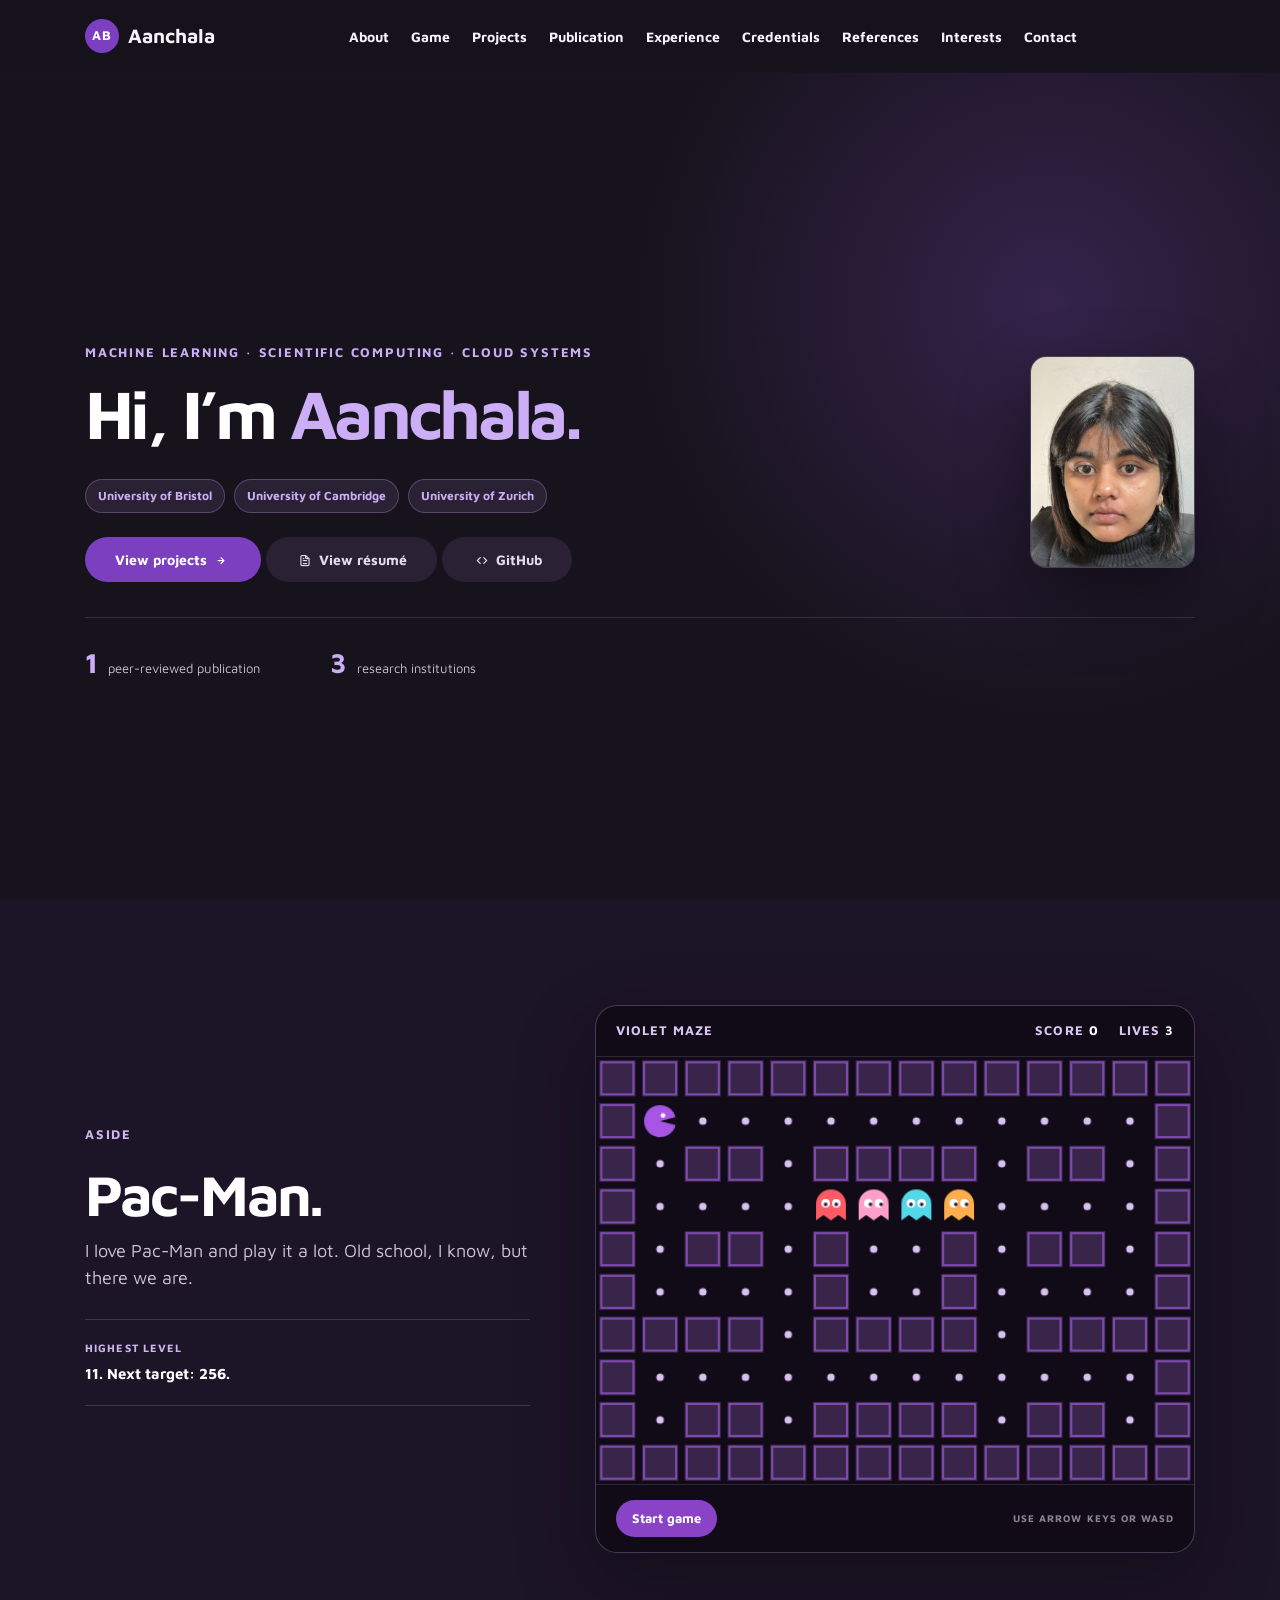
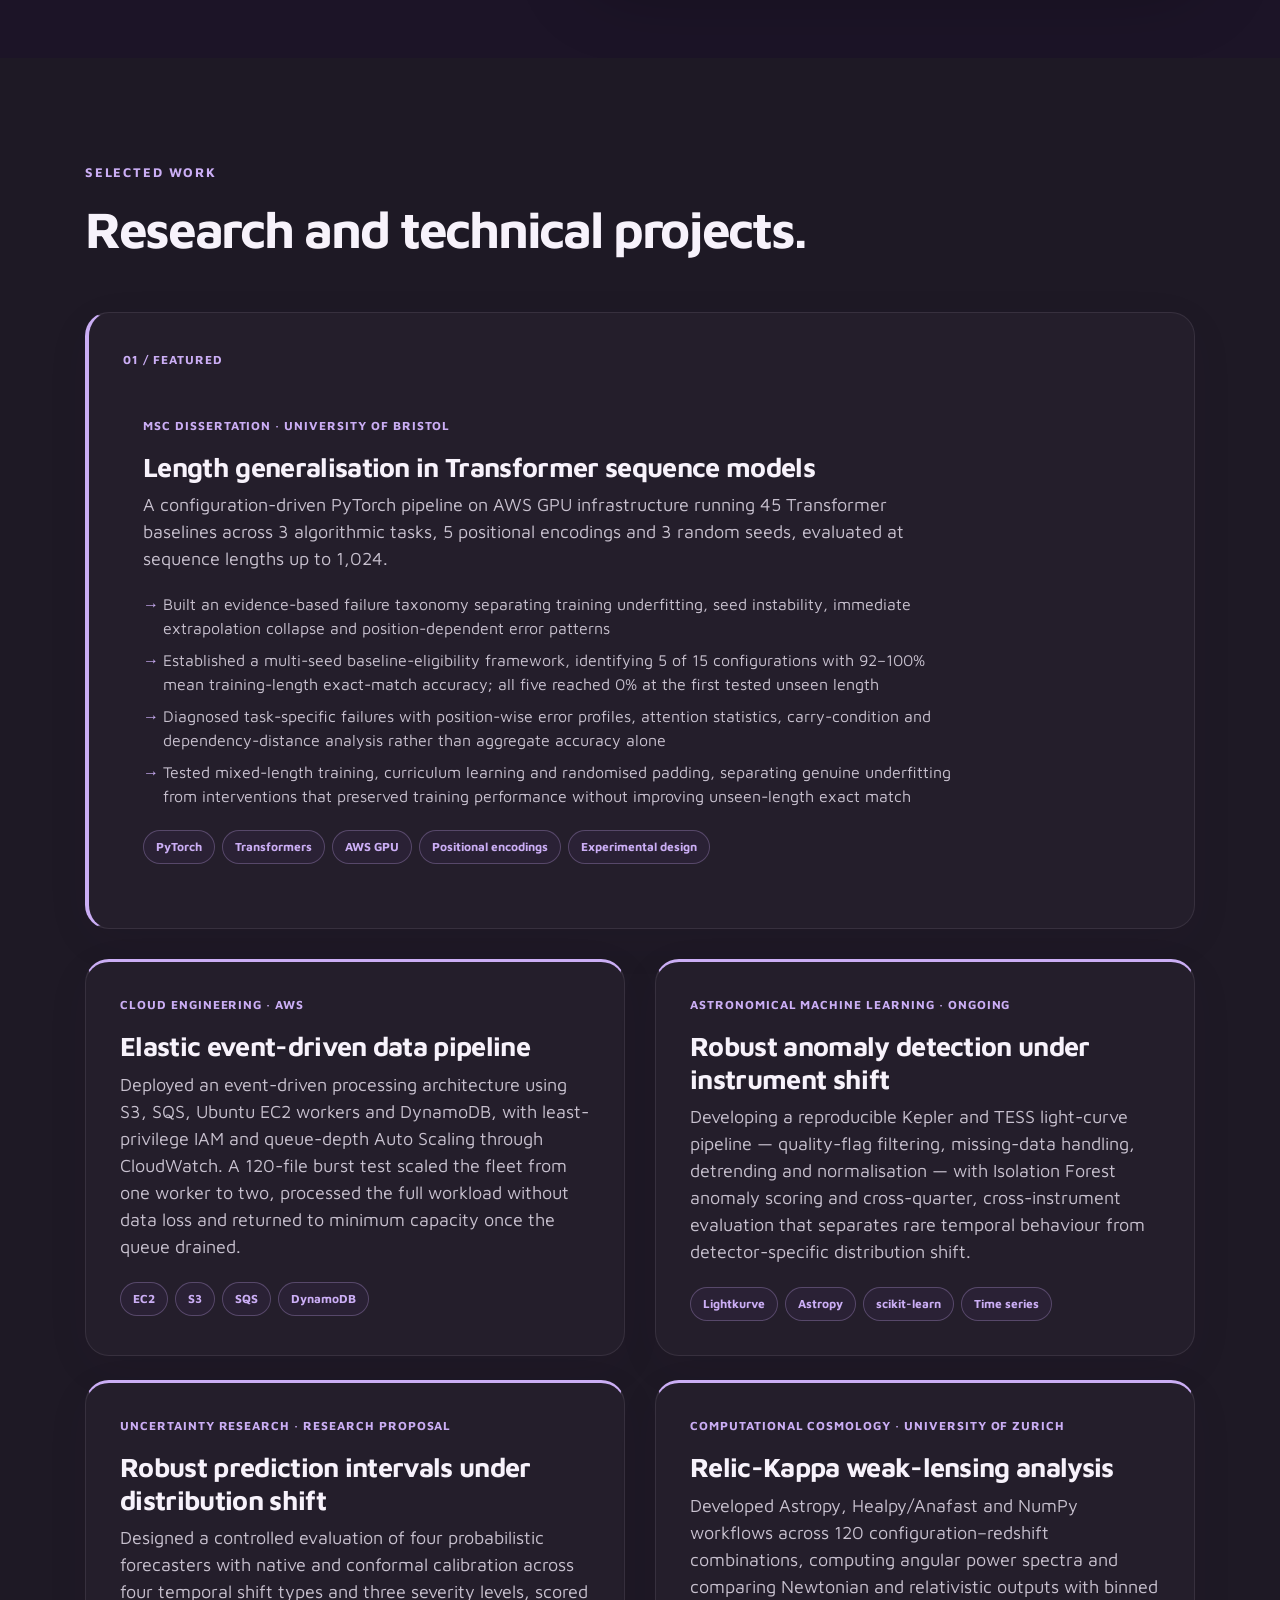
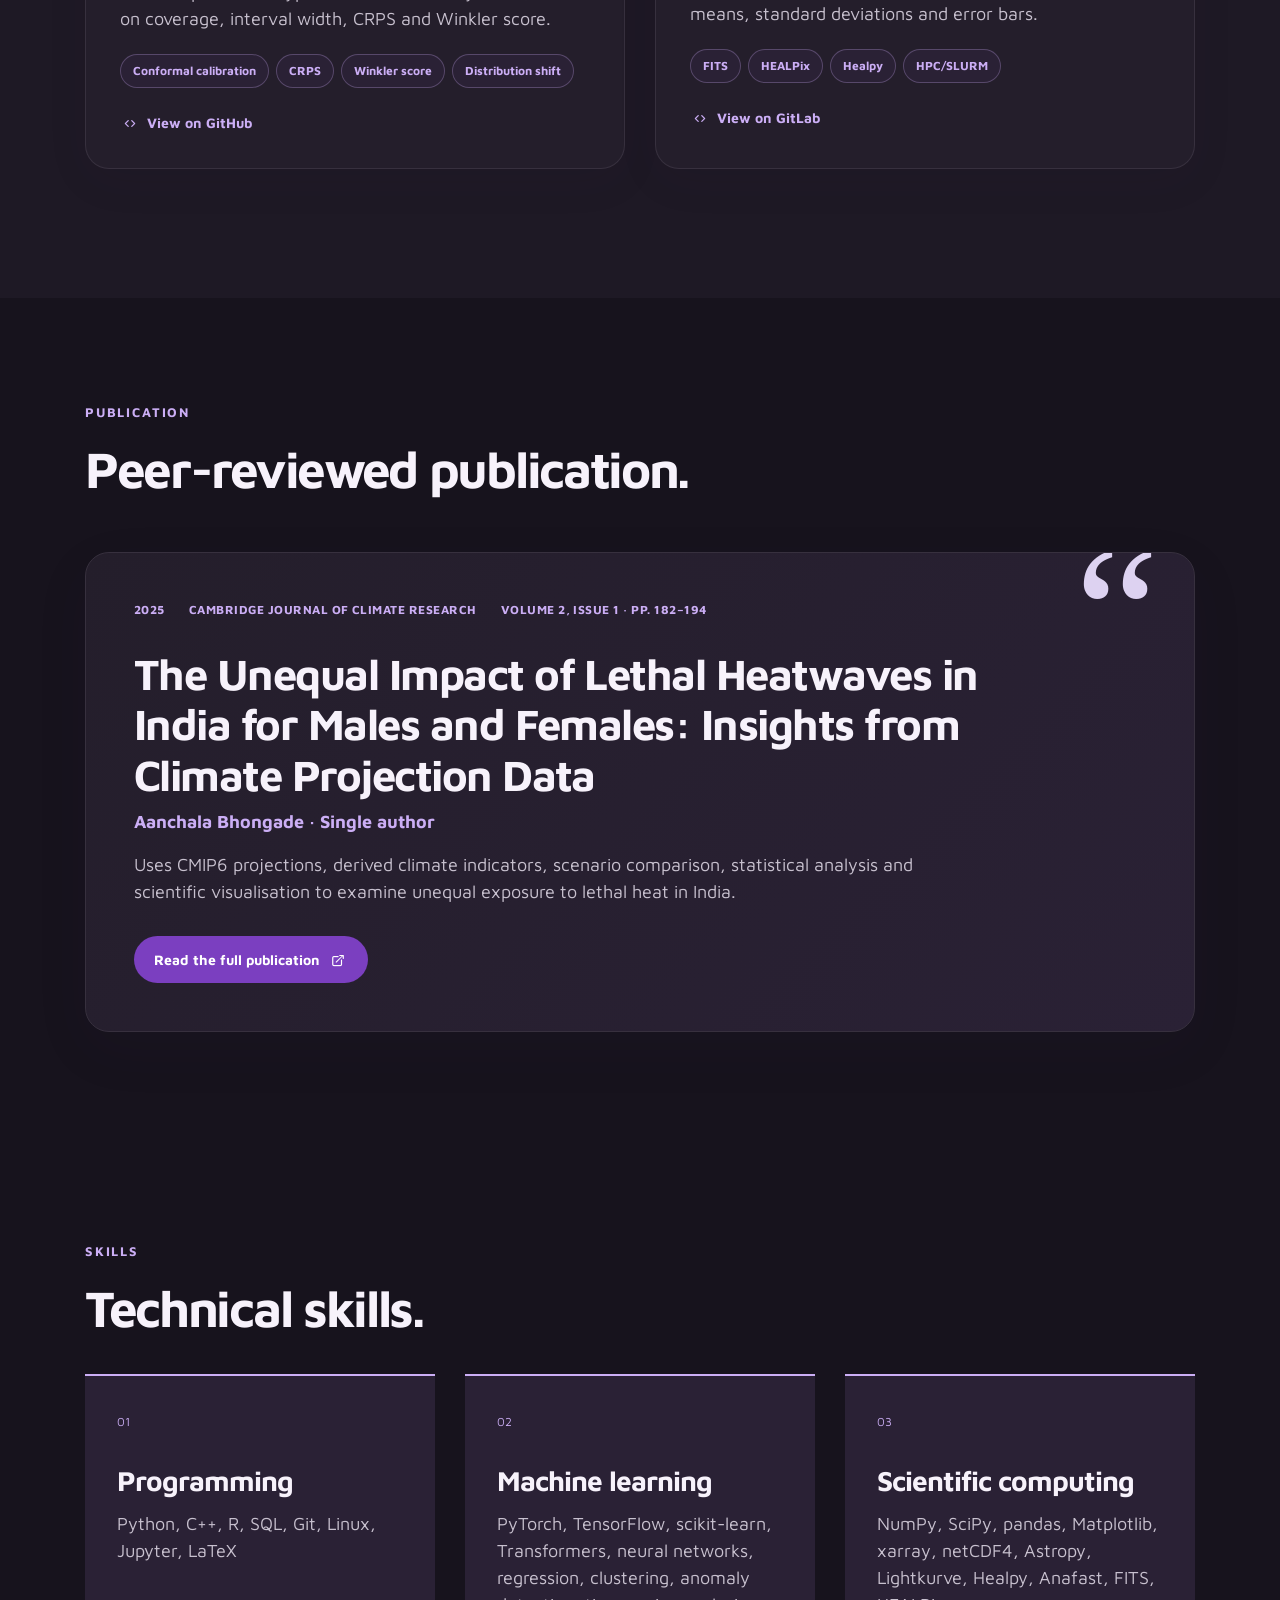
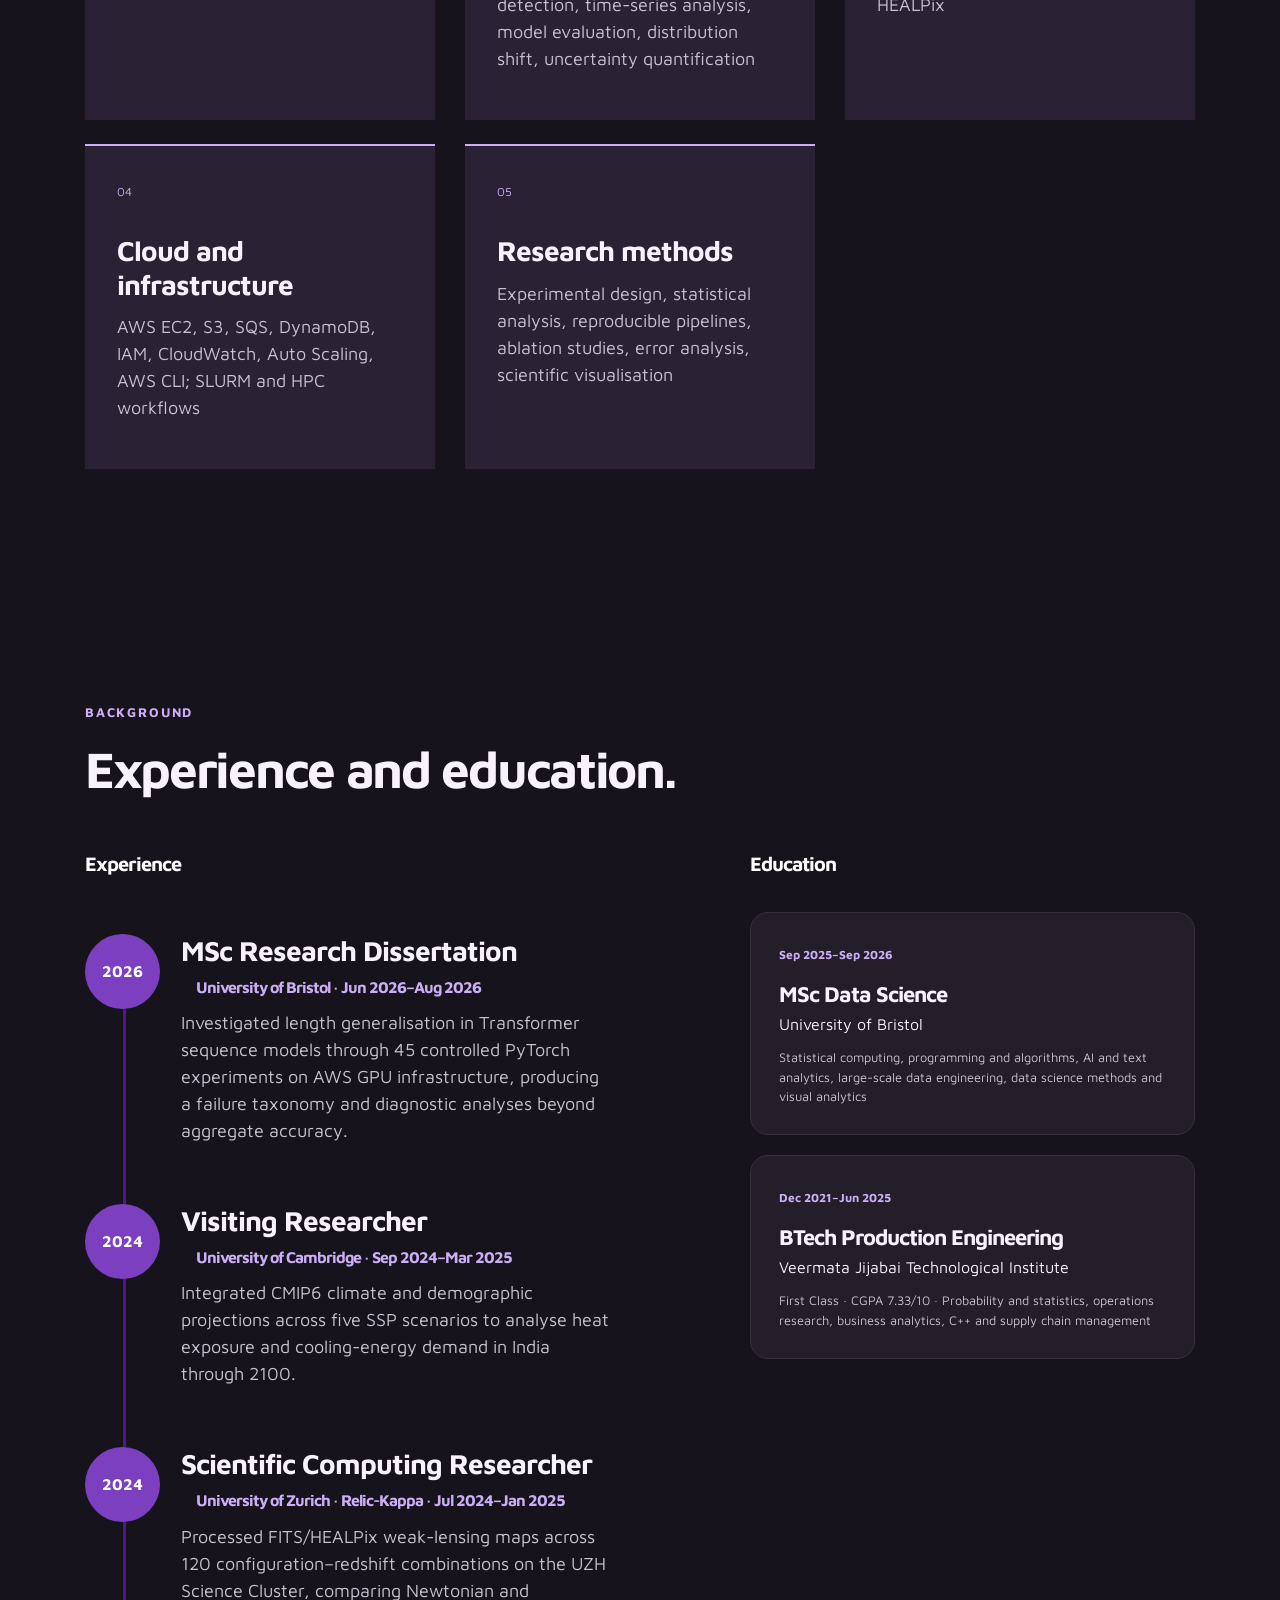
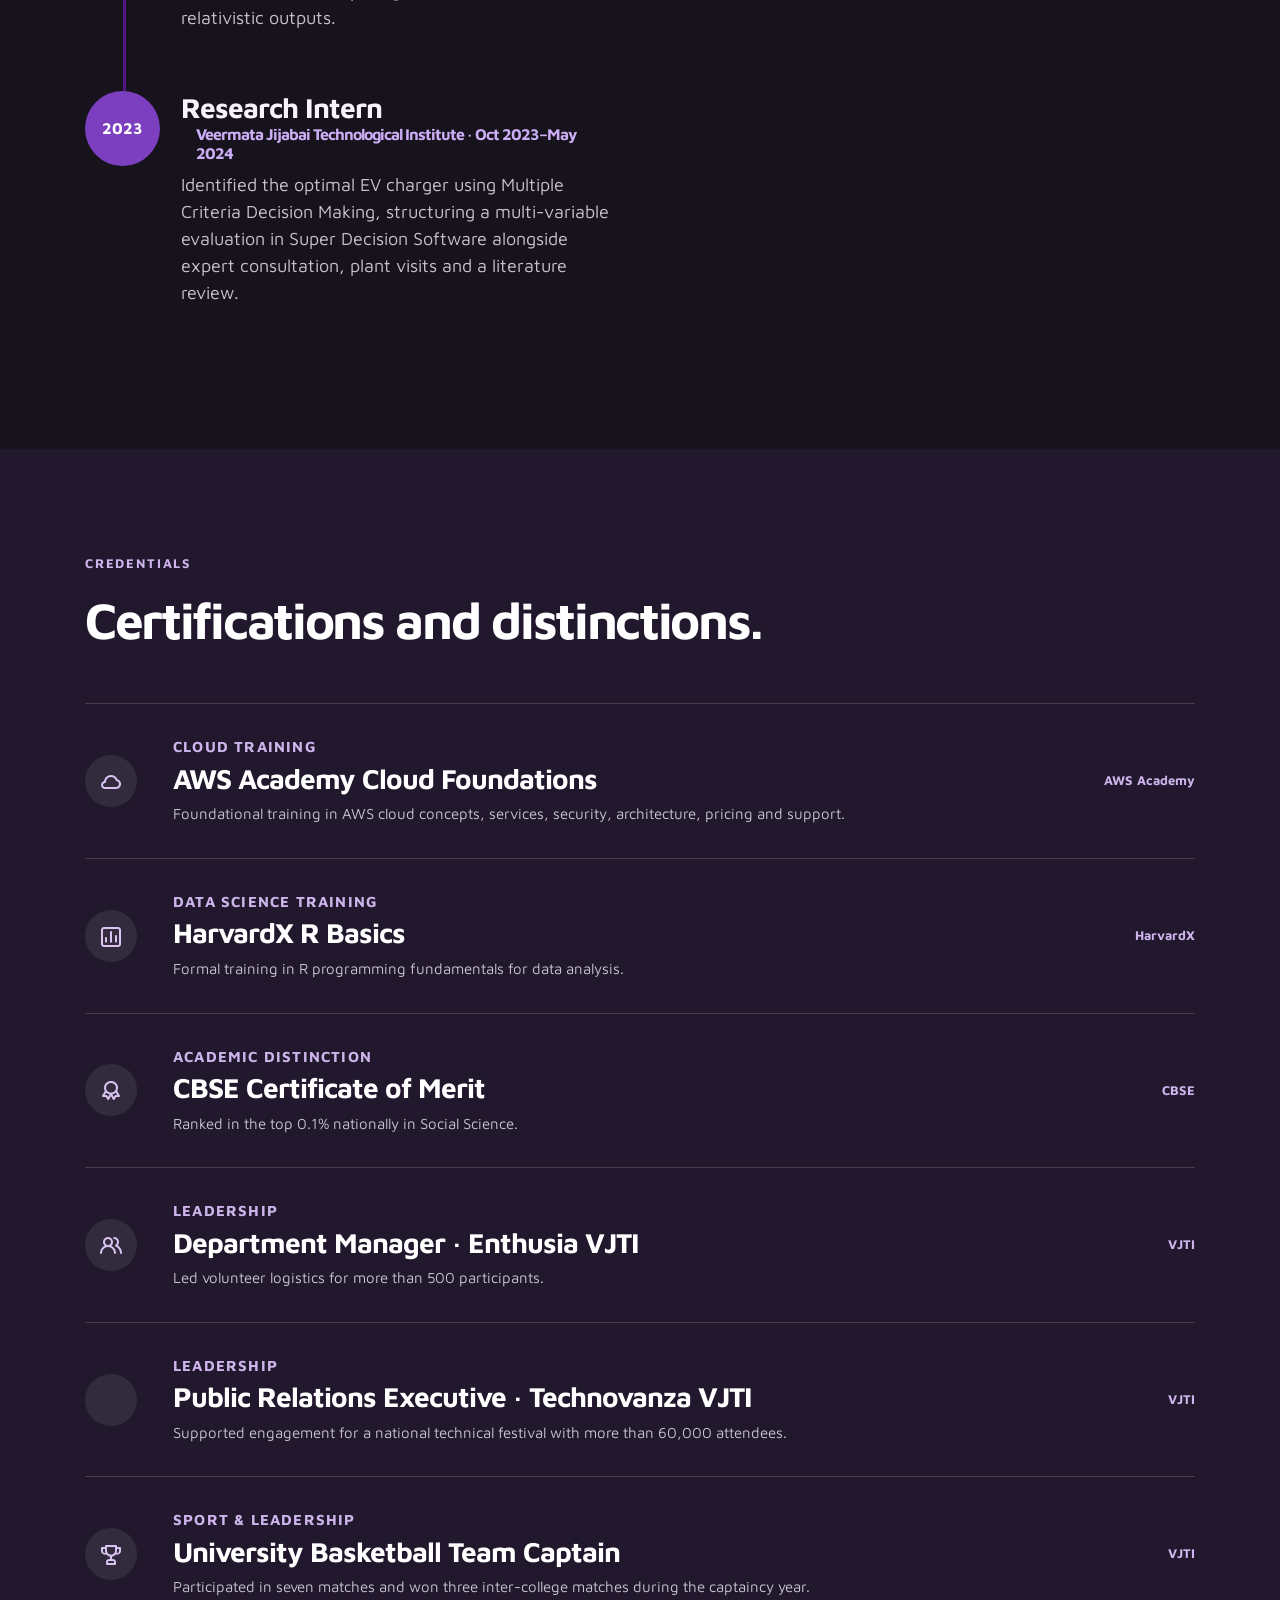
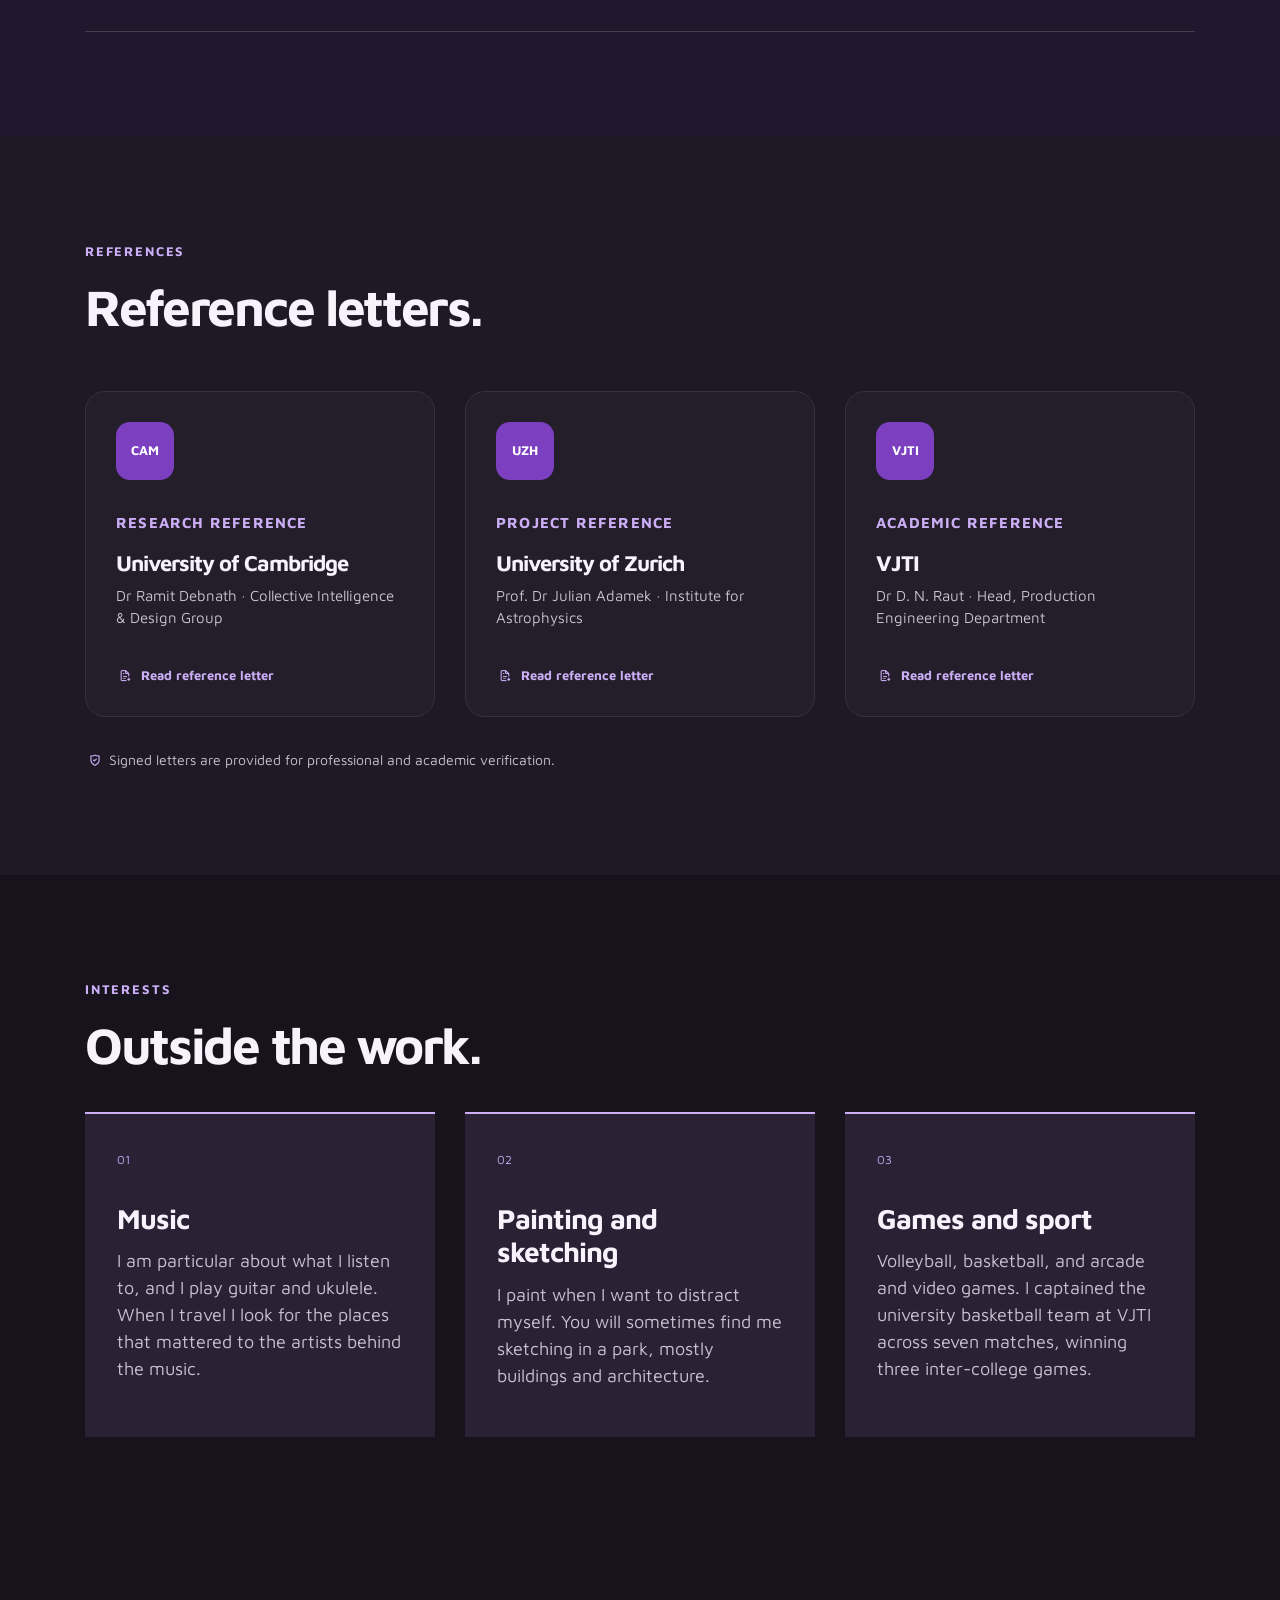
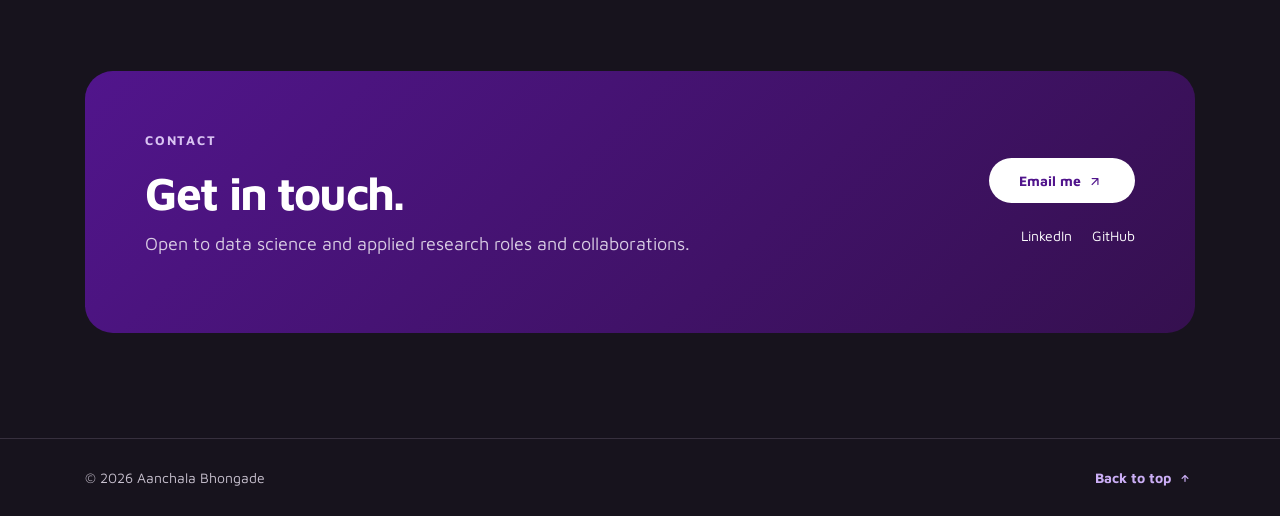
<file: index.html>
<!doctype html>
<html lang="en">
<head>
  <meta charset="utf-8">
  <meta name="viewport" content="width=device-width, initial-scale=1, shrink-to-fit=no">
  <meta name="description" content="Aanchala Ravindra Bhongade — MSc Data Science, University of Bristol. Research and projects in machine learning, scientific computing and cloud infrastructure.">
  <meta name="author" content="Aanchala Bhongade">
  <meta name="theme-color" content="#17131d">
  <title>Aanchala Bhongade | Data Science & Research</title>
  <link rel="stylesheet" href="css/bootstrap.min.css">
  <link rel="stylesheet" href="css/unicons.css">
  <link rel="stylesheet" href="css/tooplate-style.css">
</head>
<body class="dark-mode">
  <nav class="navbar navbar-expand-lg navbar-light" aria-label="Primary navigation">
    <div class="container">
      <a class="navbar-brand" href="#about" aria-label="Aanchala Bhongade, home"><span class="brand-mark">AB</span> Aanchala</a>
      <button class="navbar-toggler" type="button" data-toggle="collapse" data-target="#navbarNav" aria-controls="navbarNav" aria-expanded="false" aria-label="Toggle navigation">
        <span class="navbar-toggler-icon"></span><span class="navbar-toggler-icon"></span><span class="navbar-toggler-icon"></span>
      </button>
      <div class="collapse navbar-collapse" id="navbarNav">
        <ul class="navbar-nav mx-auto">
          <li class="nav-item"><a href="#about" class="nav-link"><span data-hover="About">About</span></a></li>
          <li class="nav-item"><a href="#game" class="nav-link"><span data-hover="Game">Game</span></a></li>
          <li class="nav-item"><a href="#projects" class="nav-link"><span data-hover="Projects">Projects</span></a></li>
          <li class="nav-item"><a href="#publication" class="nav-link"><span data-hover="Publication">Publication</span></a></li>
          <li class="nav-item"><a href="#experience" class="nav-link"><span data-hover="Experience">Experience</span></a></li>
          <li class="nav-item"><a href="#credentials" class="nav-link"><span data-hover="Credentials">Credentials</span></a></li>
          <li class="nav-item"><a href="#references" class="nav-link"><span data-hover="References">References</span></a></li>
          <li class="nav-item"><a href="#interests" class="nav-link"><span data-hover="Interests">Interests</span></a></li>
          <li class="nav-item"><a href="#contact" class="nav-link"><span data-hover="Contact">Contact</span></a></li>
        </ul>
      </div>
    </div>
  </nav>

  <main>
    <section class="about full-screen d-lg-flex align-items-center" id="about">
      <div class="container">
        <div class="row align-items-center">
          <div class="col-md-7 col-12">
            <div class="about-text">
              <p class="eyebrow">Machine learning · Scientific computing · Cloud systems</p>
              <h1>Hi, I’m <span class="accent-text">Aanchala.</span></h1>
              <div class="affiliation-row" aria-label="Research affiliations">
                <span>University of Bristol</span><span>University of Cambridge</span><span>University of Zurich</span>
              </div>
              <div class="custom-btn-group mt-4">
                <a href="#projects" class="btn custom-btn custom-btn-bg custom-btn-link">View projects <i class="uil uil-arrow-right"></i></a>
                <a href="documents/aanchala-bhongade-cv.pdf" target="_blank" rel="noopener" class="btn custom-btn"><i class="uil uil-file-alt"></i> View résumé</a>
                <a href="https://github.com/Aanchala14" target="_blank" rel="noopener" class="btn custom-btn"><i class="uil uil-code"></i> GitHub</a>
              </div>
            </div>
          </div>
          <div class="col-md-5 col-12">
            <div class="hero-visual">
              <figure class="hero-portrait">
                <img src="images/aanchala-portrait.jpg" alt="Portrait of Aanchala Ravindra Bhongade" width="900" height="1215" loading="eager" decoding="async">
              </figure>
            </div>
          </div>
        </div>
        <div class="impact-strip">
          <div><strong>1</strong><span>peer-reviewed publication</span></div>
          <div><strong>3</strong><span>research institutions</span></div>
        </div>
      </div>
    </section>

    <section class="section-block game-section" id="game">
      <div class="container">
        <div class="row align-items-center">
          <div class="col-lg-5 game-intro">
            <p class="eyebrow">Aside</p>
            <h2>Pac-Man.</h2>
            <p>I love Pac-Man and play it a lot. Old school, I know, but there we are.</p>
            <div class="game-fact"><span>Highest level</span><strong>11. Next target: 256.</strong></div>
          </div>
          <div class="col-lg-7">
            <div class="game-shell">
              <div class="game-bar">
                <span>Violet maze</span>
                <div class="game-stats" aria-live="polite"><span>Score <strong id="maze-score">0</strong></span><span>Lives <strong id="maze-lives">3</strong></span></div>
              </div>
              <canvas id="violet-maze" width="560" height="400" aria-label="Playable violet Pac-Man-style maze game. Use arrow keys, WASD, or the touch controls.">Your browser does not support this game canvas.</canvas>
              <div class="game-actions">
                <button id="maze-toggle" type="button" class="game-button">Start game</button>
                <span>Use arrow keys or WASD</span>
              </div>
              <div class="maze-controls" aria-label="Touch game controls">
                <button type="button" data-direction="up" aria-label="Move up">↑</button>
                <div><button type="button" data-direction="left" aria-label="Move left">←</button><button type="button" data-direction="down" aria-label="Move down">↓</button><button type="button" data-direction="right" aria-label="Move right">→</button></div>
              </div>
            </div>
          </div>
        </div>
      </div>
    </section>

    <section class="section-block projects" id="projects">
      <div class="container">
        <div class="section-heading">
          <p class="eyebrow">Selected work</p>
          <h2>Research and technical projects.</h2>
        </div>
        <article class="featured-project">
          <div class="project-number">01 / Featured</div>
          <div class="row">
            <div class="col-lg-10 project-copy">
              <p class="project-kicker">MSc dissertation · University of Bristol</p>
              <h3>Length generalisation in Transformer sequence models</h3>
              <p>A configuration-driven PyTorch pipeline on AWS GPU infrastructure running 45 Transformer baselines across 3 algorithmic tasks, 5 positional encodings and 3 random seeds, evaluated at sequence lengths up to 1,024.</p>
              <ul class="project-points">
                <li>Built an evidence-based failure taxonomy separating training underfitting, seed instability, immediate extrapolation collapse and position-dependent error patterns</li>
                <li>Established a multi-seed baseline-eligibility framework, identifying 5 of 15 configurations with 92–100% mean training-length exact-match accuracy; all five reached 0% at the first tested unseen length</li>
                <li>Diagnosed task-specific failures with position-wise error profiles, attention statistics, carry-condition and dependency-distance analysis rather than aggregate accuracy alone</li>
                <li>Tested mixed-length training, curriculum learning and randomised padding, separating genuine underfitting from interventions that preserved training performance without improving unseen-length exact match</li>
              </ul>
              <div class="tag-row"><span>PyTorch</span><span>Transformers</span><span>AWS GPU</span><span>Positional encodings</span><span>Experimental design</span></div>
            </div>
          </div>
        </article>
        <div class="row project-grid">
          <div class="col-lg-6 mb-4">
            <article class="project-card">
              <div class="project-card-body">
                <p class="project-kicker">Cloud engineering · AWS</p>
                <h3>Elastic event-driven data pipeline</h3>
                <p>Deployed an event-driven processing architecture using S3, SQS, Ubuntu EC2 workers and DynamoDB, with least-privilege IAM and queue-depth Auto Scaling through CloudWatch. A 120-file burst test scaled the fleet from one worker to two, processed the full workload without data loss and returned to minimum capacity once the queue drained.</p>
                <div class="tag-row"><span>EC2</span><span>S3</span><span>SQS</span><span>DynamoDB</span></div>
              </div>
            </article>
          </div>
          <div class="col-lg-6 mb-4">
            <article class="project-card">
              <div class="project-card-body">
                <p class="project-kicker">Astronomical machine learning · Ongoing</p>
                <h3>Robust anomaly detection under instrument shift</h3>
                <p>Developing a reproducible Kepler and TESS light-curve pipeline — quality-flag filtering, missing-data handling, detrending and normalisation — with Isolation Forest anomaly scoring and cross-quarter, cross-instrument evaluation that separates rare temporal behaviour from detector-specific distribution shift.</p>
                <div class="tag-row"><span>Lightkurve</span><span>Astropy</span><span>scikit-learn</span><span>Time series</span></div>
              </div>
            </article>
          </div>
          <div class="col-lg-6 mb-4">
            <article class="project-card">
              <div class="project-card-body">
                <p class="project-kicker">Uncertainty research · Research proposal</p>
                <h3>Robust prediction intervals under distribution shift</h3>
                <p>Designed a controlled evaluation of four probabilistic forecasters with native and conformal calibration across four temporal shift types and three severity levels, scored on coverage, interval width, CRPS and Winkler score.</p>
                <div class="tag-row"><span>Conformal calibration</span><span>CRPS</span><span>Winkler score</span><span>Distribution shift</span></div>
                <a class="project-link" href="https://github.com/Aanchala14/How_Robust_Are_Prediction_Intervals" target="_blank" rel="noopener"><i class="uil uil-code"></i> View on GitHub</a>
              </div>
            </article>
          </div>
          <div class="col-lg-6 mb-4">
            <article class="project-card">
              <div class="project-card-body">
                <p class="project-kicker">Computational cosmology · University of Zurich</p>
                <h3>Relic-Kappa weak-lensing analysis</h3>
                <p>Developed Astropy, Healpy/Anafast and NumPy workflows across 120 configuration–redshift combinations, computing angular power spectra and comparing Newtonian and relativistic outputs with binned means, standard deviations and error bars.</p>
                <div class="tag-row"><span>FITS</span><span>HEALPix</span><span>Healpy</span><span>HPC/SLURM</span></div>
                <a class="project-link" href="https://gitlab.uzh.ch/julian.adamek/relic-kappa" target="_blank" rel="noopener"><i class="uil uil-code"></i> View on GitLab</a>
              </div>
            </article>
          </div>
        </div>
      </div>
    </section>

    <section class="section-block publication" id="publication">
      <div class="container">
        <div class="section-heading"><p class="eyebrow">Publication</p><h2>Peer-reviewed publication.</h2></div>
        <article class="publication-card">
          <div class="publication-meta"><span>2025</span><span>Cambridge Journal of Climate Research</span><span>Volume 2, Issue 1 · pp. 182–194</span></div>
          <h3>The Unequal Impact of Lethal Heatwaves in India for Males and Females: Insights from Climate Projection Data</h3>
          <p class="publication-author">Aanchala Bhongade · Single author</p>
          <p>Uses CMIP6 projections, derived climate indicators, scenario comparison, statistical analysis and scientific visualisation to examine unequal exposure to lethal heat in India.</p>
          <a class="publication-link" href="https://api-diamond-oa.lib.cam.ac.uk/server/api/core/bitstreams/23f2fdce-666b-47fd-bbe2-6d0ada08e276/content" target="_blank" rel="noopener">Read the full publication <i class="uil uil-external-link-alt"></i></a>
        </article>
      </div>
    </section>

    <section class="section-block expertise" id="skills">
      <div class="container">
        <div class="section-heading compact"><p class="eyebrow">Skills</p><h2>Technical skills.</h2></div>
        <div class="row">
          <div class="col-lg-4 mb-4"><div class="expertise-card"><span class="card-index">01</span><h3>Programming</h3><p>Python, C++, R, SQL, Git, Linux, Jupyter, LaTeX</p></div></div>
          <div class="col-lg-4 mb-4"><div class="expertise-card"><span class="card-index">02</span><h3>Machine learning</h3><p>PyTorch, TensorFlow, scikit-learn, Transformers, neural networks, regression, clustering, anomaly detection, time-series analysis, model evaluation, distribution shift, uncertainty quantification</p></div></div>
          <div class="col-lg-4 mb-4"><div class="expertise-card"><span class="card-index">03</span><h3>Scientific computing</h3><p>NumPy, SciPy, pandas, Matplotlib, xarray, netCDF4, Astropy, Lightkurve, Healpy, Anafast, FITS, HEALPix</p></div></div>
          <div class="col-lg-4 mb-4"><div class="expertise-card"><span class="card-index">04</span><h3>Cloud and infrastructure</h3><p>AWS EC2, S3, SQS, DynamoDB, IAM, CloudWatch, Auto Scaling, AWS CLI; SLURM and HPC workflows</p></div></div>
          <div class="col-lg-4 mb-4"><div class="expertise-card"><span class="card-index">05</span><h3>Research methods</h3><p>Experimental design, statistical analysis, reproducible pipelines, ablation studies, error analysis, scientific visualisation</p></div></div>
        </div>
        </div>
      </div>
    </section>

    <section class="section-block resume" id="experience">
      <div class="container">
        <div class="section-heading"><p class="eyebrow">Background</p><h2>Experience and education.</h2></div>
        <div class="row">
          <div class="col-lg-7">
            <h3 class="column-title">Experience</h3>
            <div class="timeline">
              <div class="timeline-wrapper"><div class="timeline-yr"><span>2026</span></div><div class="timeline-info"><h3><span>MSc Research Dissertation</span><small>University of Bristol · Jun 2026–Aug 2026</small></h3><p>Investigated length generalisation in Transformer sequence models through 45 controlled PyTorch experiments on AWS GPU infrastructure, producing a failure taxonomy and diagnostic analyses beyond aggregate accuracy.</p></div></div>
              <div class="timeline-wrapper"><div class="timeline-yr"><span>2024</span></div><div class="timeline-info"><h3><span>Visiting Researcher</span><small>University of Cambridge · Sep 2024–Mar 2025</small></h3><p>Integrated CMIP6 climate and demographic projections across five SSP scenarios to analyse heat exposure and cooling-energy demand in India through 2100.</p></div></div>
              <div class="timeline-wrapper"><div class="timeline-yr"><span>2024</span></div><div class="timeline-info"><h3><span>Scientific Computing Researcher</span><small>University of Zurich · Relic-Kappa · Jul 2024–Jan 2025</small></h3><p>Processed FITS/HEALPix weak-lensing maps across 120 configuration–redshift combinations on the UZH Science Cluster, comparing Newtonian and relativistic outputs.</p></div></div>
              <div class="timeline-wrapper"><div class="timeline-yr"><span>2023</span></div><div class="timeline-info"><h3><span>Research Intern</span><small>Veermata Jijabai Technological Institute · Oct 2023–May 2024</small></h3><p>Identified the optimal EV charger using Multiple Criteria Decision Making, structuring a multi-variable evaluation in Super Decision Software alongside expert consultation, plant visits and a literature review.</p></div></div>
            </div>
          </div>
          <div class="col-lg-5">
            <h3 class="column-title">Education</h3>
            <div class="education-card"><span>Sep 2025–Sep 2026</span><h3>MSc Data Science</h3><p>University of Bristol</p><small>Statistical computing, programming and algorithms, AI and text analytics, large-scale data engineering, data science methods and visual analytics</small></div>
            <div class="education-card"><span>Dec 2021–Jun 2025</span><h3>BTech Production Engineering</h3><p>Veermata Jijabai Technological Institute</p><small>First Class · CGPA 7.33/10 · Probability and statistics, operations research, business analytics, C++ and supply chain management</small></div>
          </div>
        </div>
      </div>
    </section>

    <section class="section-block credentials" id="credentials">
      <div class="container">
        <div class="section-heading"><p class="eyebrow">Credentials</p><h2>Certifications and distinctions.</h2></div>
        <div class="credential-list">
          <article class="credential-item"><span class="credential-icon"><i class="uil uil-cloud"></i></span><div><p class="credential-type">Cloud training</p><h3>AWS Academy Cloud Foundations</h3><p>Foundational training in AWS cloud concepts, services, security, architecture, pricing and support.</p></div><span class="credential-year">AWS Academy</span></article>
          <article class="credential-item"><span class="credential-icon"><i class="uil uil-chart"></i></span><div><p class="credential-type">Data science training</p><h3>HarvardX R Basics</h3><p>Formal training in R programming fundamentals for data analysis.</p></div><span class="credential-year">HarvardX</span></article>
          <article class="credential-item"><span class="credential-icon"><i class="uil uil-award"></i></span><div><p class="credential-type">Academic distinction</p><h3>CBSE Certificate of Merit</h3><p>Ranked in the top 0.1% nationally in Social Science.</p></div><span class="credential-year">CBSE</span></article>
          <article class="credential-item"><span class="credential-icon"><i class="uil uil-users-alt"></i></span><div><p class="credential-type">Leadership</p><h3>Department Manager · Enthusia VJTI</h3><p>Led volunteer logistics for more than 500 participants.</p></div><span class="credential-year">VJTI</span></article>
          <article class="credential-item"><span class="credential-icon"><i class="uil uil-megaphone"></i></span><div><p class="credential-type">Leadership</p><h3>Public Relations Executive · Technovanza VJTI</h3><p>Supported engagement for a national technical festival with more than 60,000 attendees.</p></div><span class="credential-year">VJTI</span></article>
          <article class="credential-item"><span class="credential-icon"><i class="uil uil-trophy"></i></span><div><p class="credential-type">Sport & leadership</p><h3>University Basketball Team Captain</h3><p>Participated in seven matches and won three inter-college matches during the captaincy year.</p></div><span class="credential-year">VJTI</span></article>
        </div>
      </div>
    </section>

    <section class="section-block references" id="references">
      <div class="container">
        <div class="section-heading"><p class="eyebrow">References</p><h2>Reference letters.</h2></div>
        <div class="row">
          <div class="col-lg-4 mb-4"><article class="reference-card"><div class="institution-mark">CAM</div><p class="reference-type">Research reference</p><h3>University of Cambridge</h3><p>Dr Ramit Debnath · Collective Intelligence & Design Group</p><a class="document-status" href="https://drive.google.com/file/d/1_6sWkd5zecTRVCX_RDMvXQ-aaI_abVx3/view?usp=sharing" target="_blank" rel="noopener"><i class="uil uil-file-download-alt"></i> Read reference letter</a></article></div>
          <div class="col-lg-4 mb-4"><article class="reference-card"><div class="institution-mark">UZH</div><p class="reference-type">Project reference</p><h3>University of Zurich</h3><p>Prof. Dr Julian Adamek · Institute for Astrophysics</p><a class="document-status" href="https://drive.google.com/file/d/1aOcwrT7J0GgIc1t4szL318JWgiw17egE/view?usp=sharing" target="_blank" rel="noopener"><i class="uil uil-file-download-alt"></i> Read reference letter</a></article></div>
          <div class="col-lg-4 mb-4"><article class="reference-card"><div class="institution-mark">VJTI</div><p class="reference-type">Academic reference</p><h3>VJTI</h3><p>Dr D. N. Raut · Head, Production Engineering Department</p><a class="document-status" href="documents/references/vjti-reference.pdf" target="_blank" rel="noopener"><i class="uil uil-file-download-alt"></i> Read reference letter</a></article></div>
        </div>
        <p class="privacy-note"><i class="uil uil-shield-check"></i> Signed letters are provided for professional and academic verification.</p>
      </div>
    </section>

    <section class="section-block expertise" id="interests">
      <div class="container">
        <div class="section-heading compact"><p class="eyebrow">Interests</p><h2>Outside the work.</h2></div>
        <div class="row">
          <div class="col-lg-4 mb-4"><div class="expertise-card"><span class="card-index">01</span><h3>Music</h3><p>I am particular about what I listen to, and I play guitar and ukulele. When I travel I look for the places that mattered to the artists behind the music.</p></div></div>
          <div class="col-lg-4 mb-4"><div class="expertise-card"><span class="card-index">02</span><h3>Painting and sketching</h3><p>I paint when I want to distract myself. You will sometimes find me sketching in a park, mostly buildings and architecture.</p></div></div>
          <div class="col-lg-4 mb-4"><div class="expertise-card"><span class="card-index">03</span><h3>Games and sport</h3><p>Volleyball, basketball, and arcade and video games. I captained the university basketball team at VJTI across seven matches, winning three inter-college games.</p></div></div>
        </div>
      </div>
    </section>

    <section class="contact section-block" id="contact">
      <div class="container">
        <div class="contact-panel">
          <div class="row align-items-center">
            <div class="col-lg-8"><p class="eyebrow">Contact</p><h2>Get in touch.</h2><p>Open to data science and applied research roles and collaborations.</p></div>
            <div class="col-lg-4 text-lg-right"><a href="mailto:aanchalabhongade@gmail.com" class="btn custom-btn contact-btn">Email me <i class="uil uil-arrow-up-right"></i></a><div class="social-row"><a href="https://linkedin.com/in/aanchalabhongade" target="_blank" rel="noopener">LinkedIn</a><a href="https://github.com/Aanchala14" target="_blank" rel="noopener">GitHub</a></div></div>
          </div>
        </div>
      </div>
    </section>
  </main>

  <footer class="footer"><div class="container"><div class="footer-row"><p>© 2026 Aanchala Bhongade</p><a href="#about">Back to top <i class="uil uil-arrow-up"></i></a></div></div></footer>
  <script src="js/jquery-3.3.1.min.js"></script>
  <script src="js/popper.min.js"></script>
  <script src="js/bootstrap.min.js"></script>
  <script src="js/Headroom.js"></script>
  <script src="js/jQuery.headroom.js"></script>
  <script src="js/custom.js"></script>
</body>
</html>
</file>
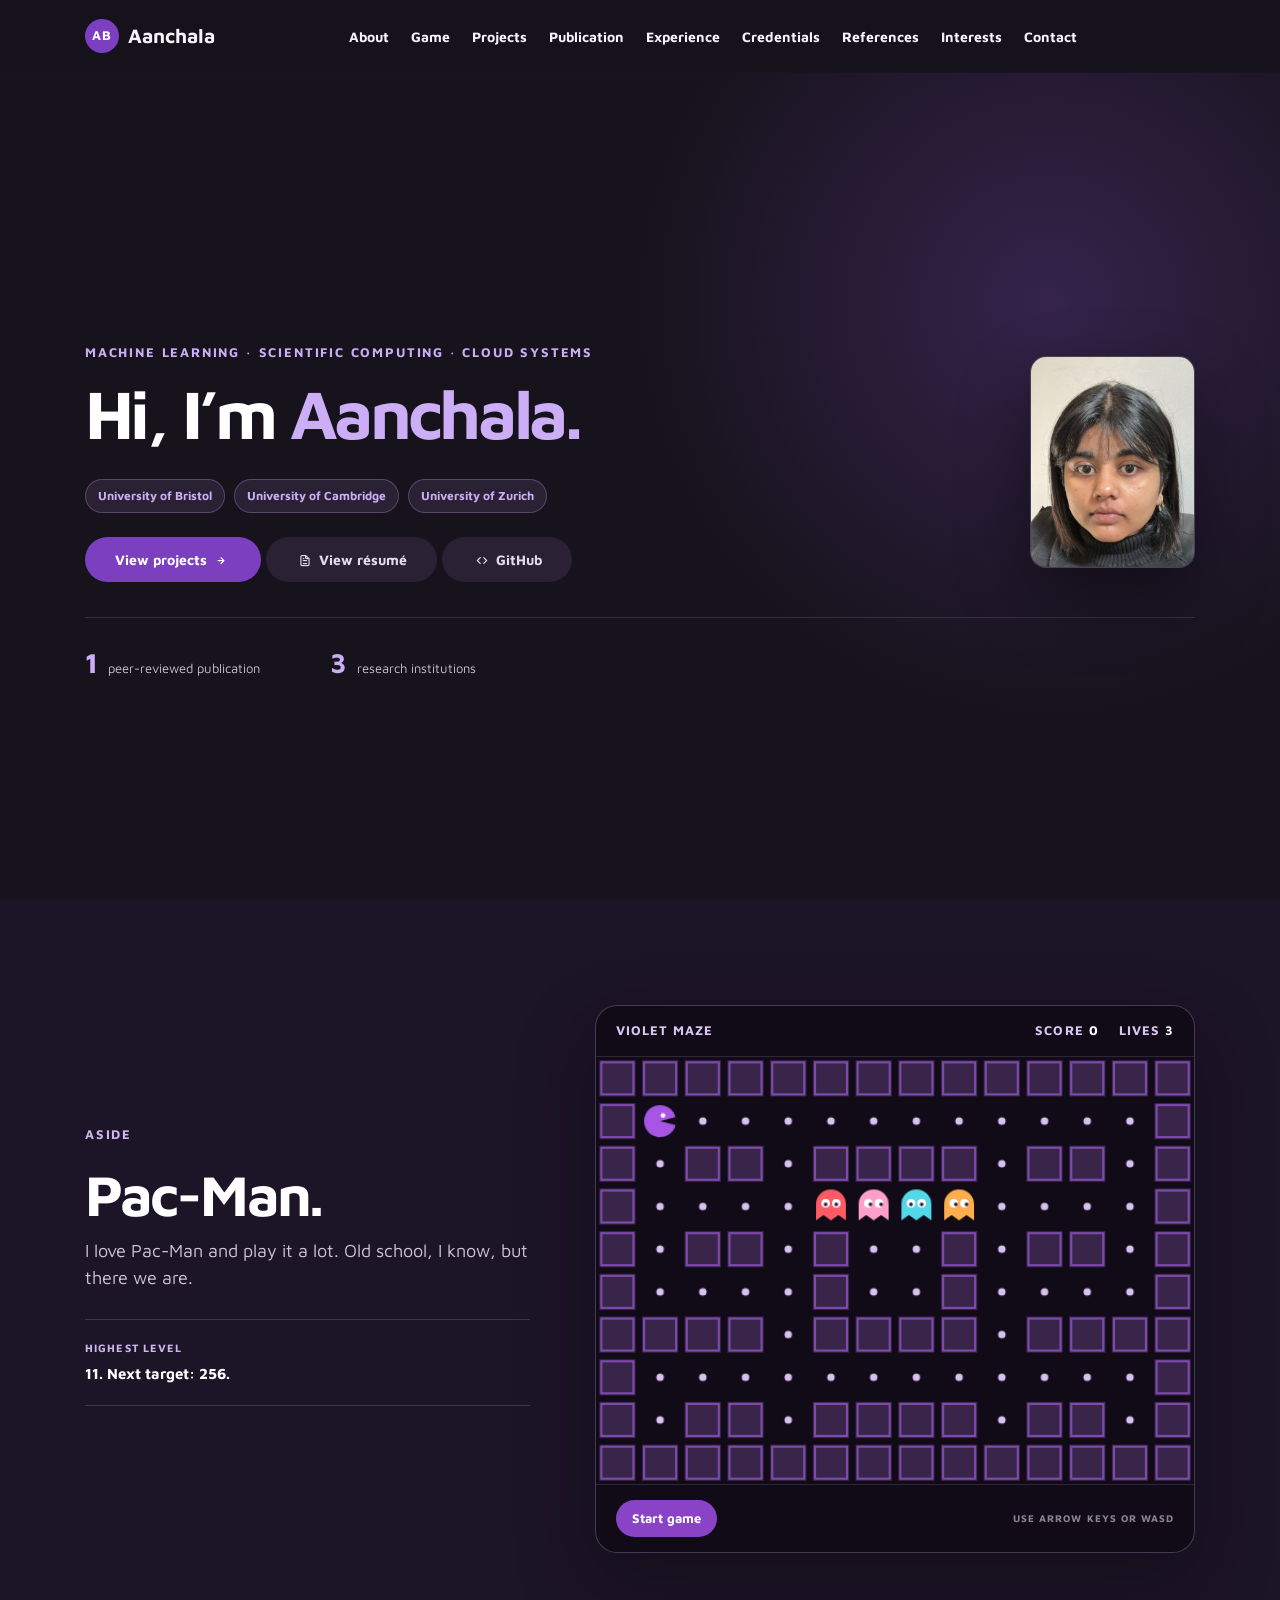
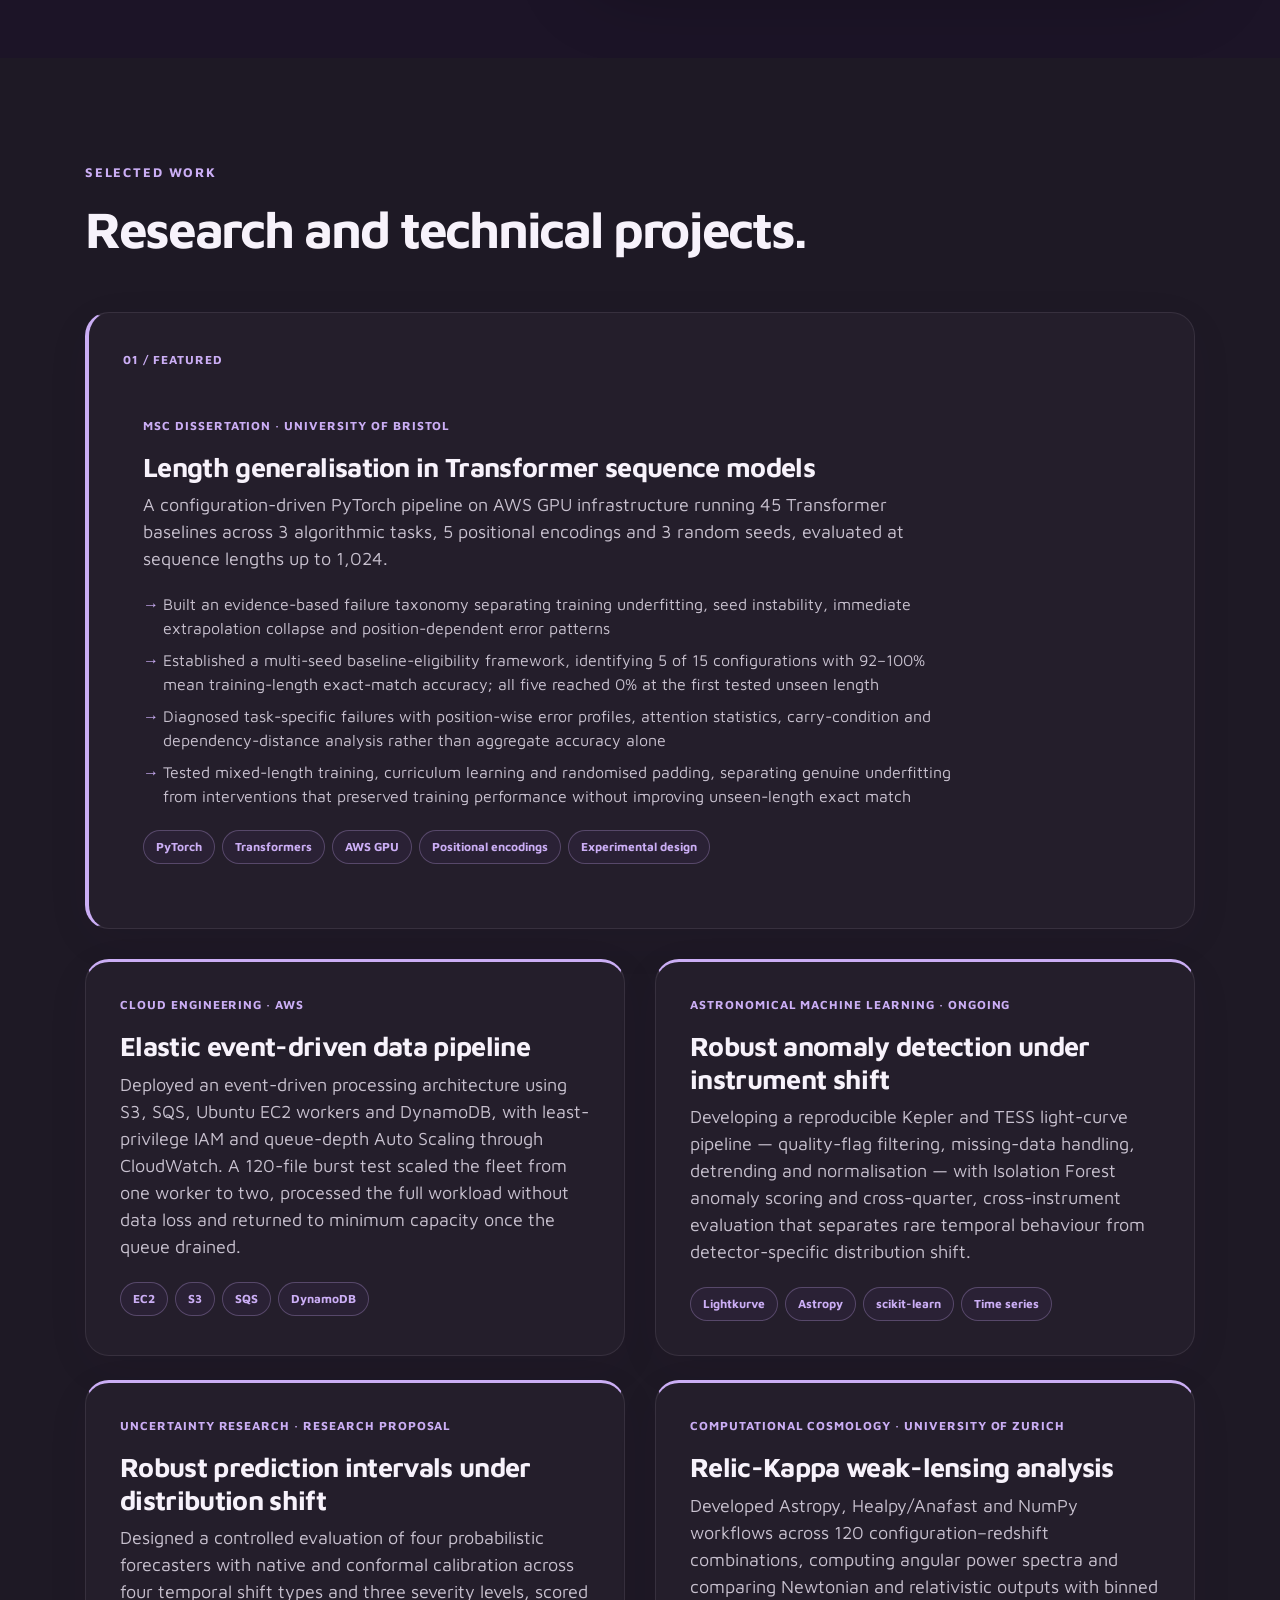
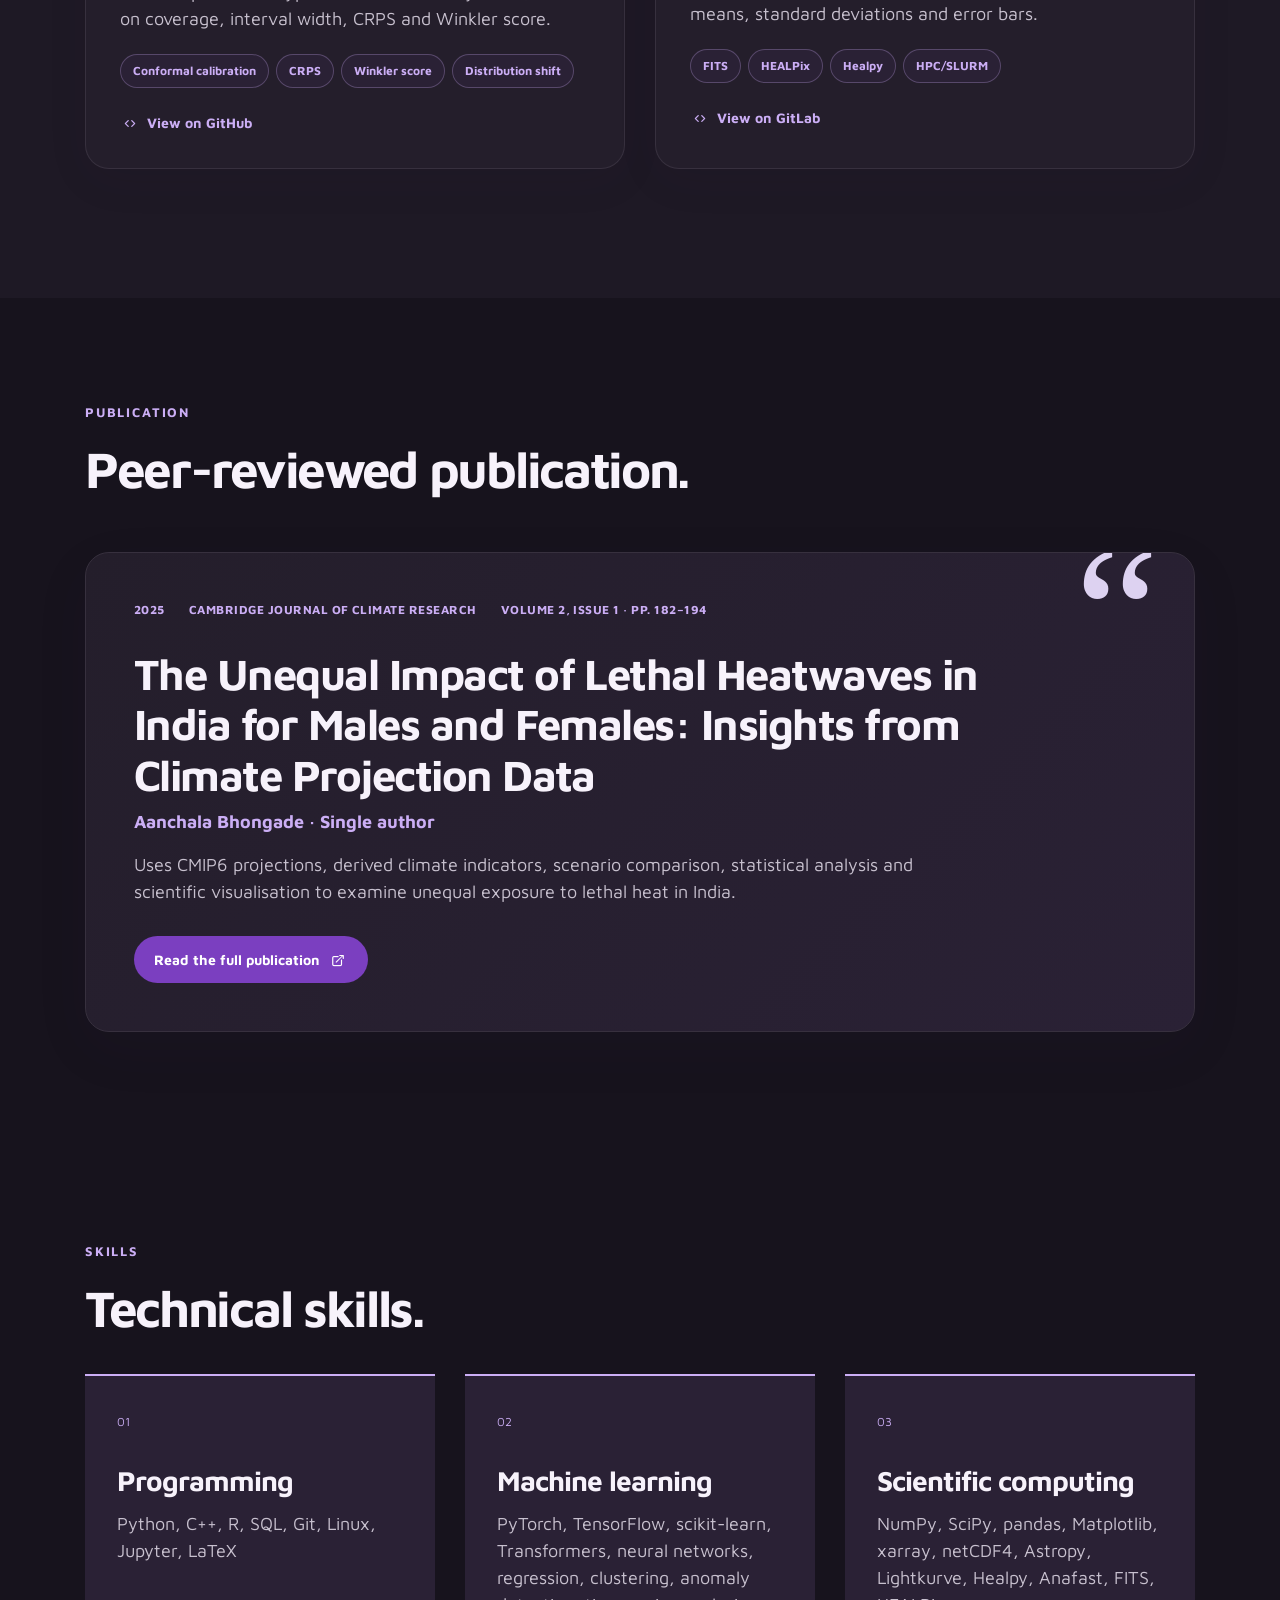
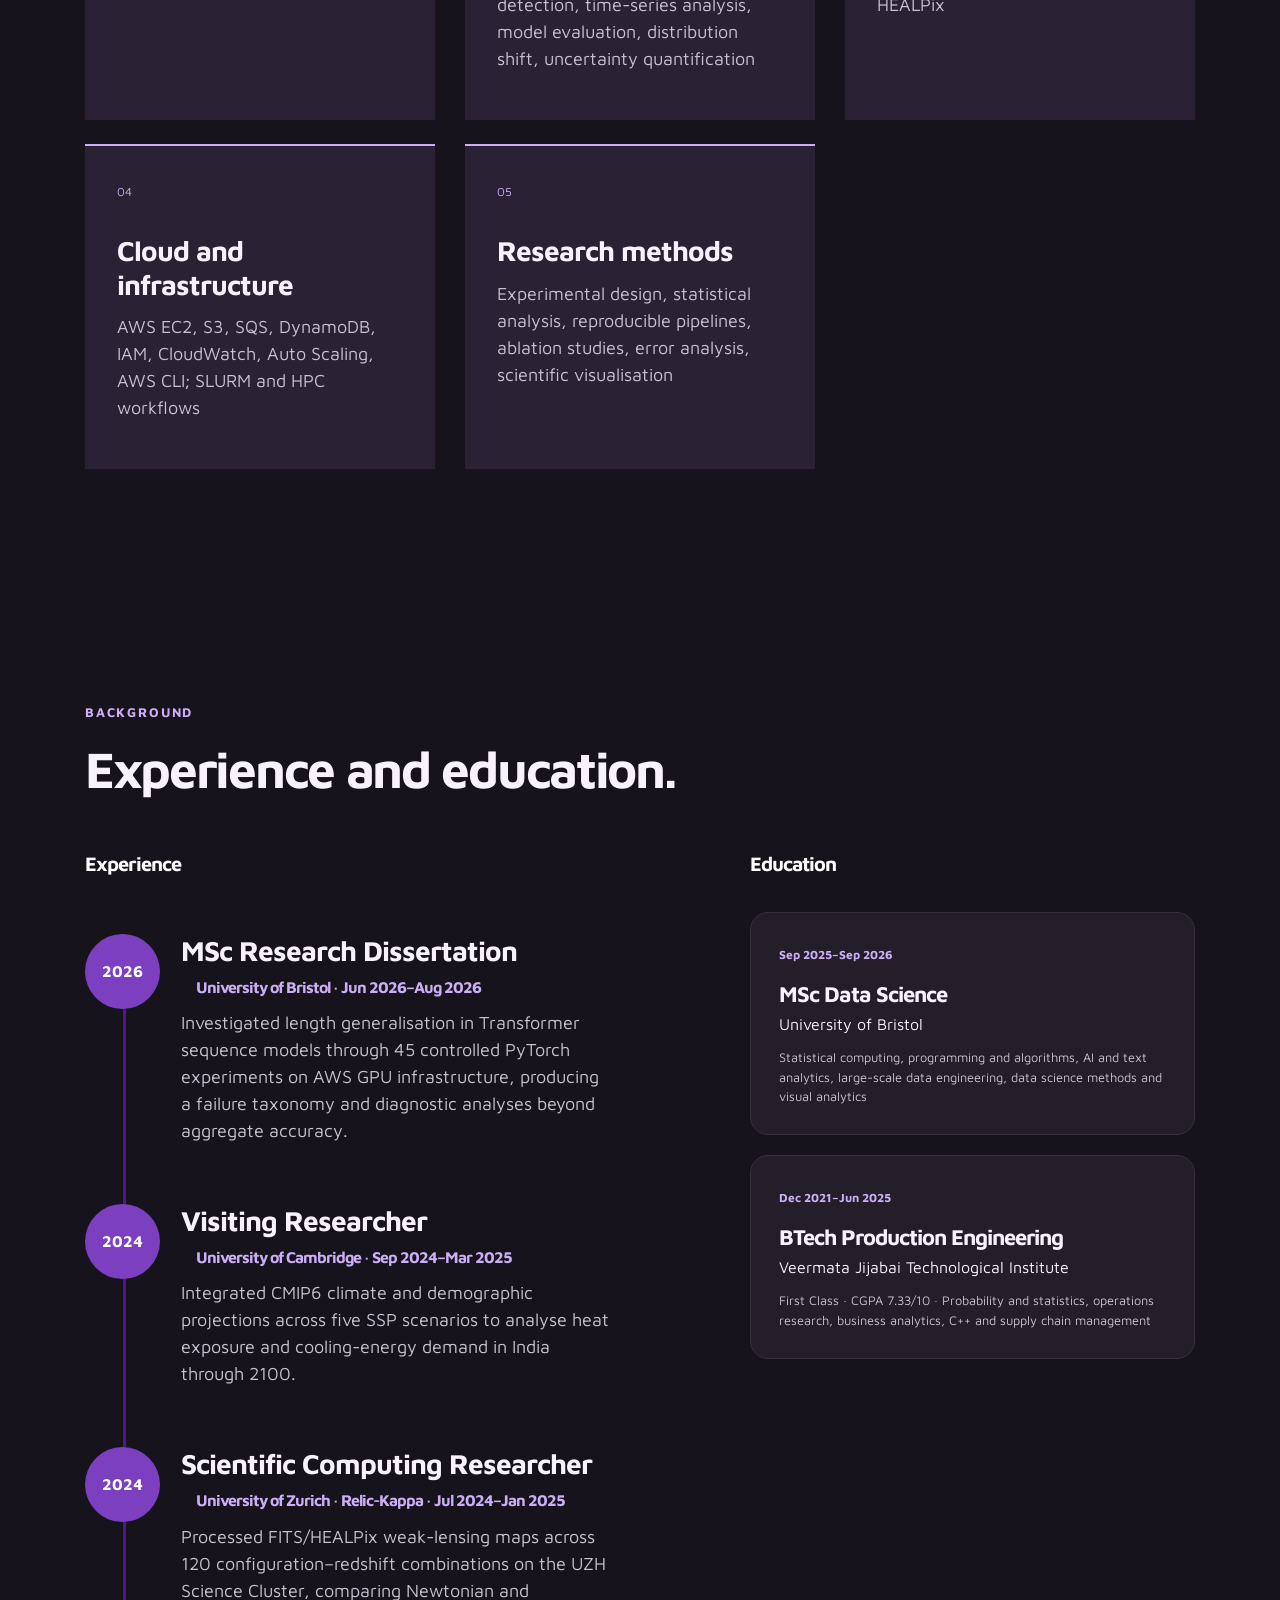
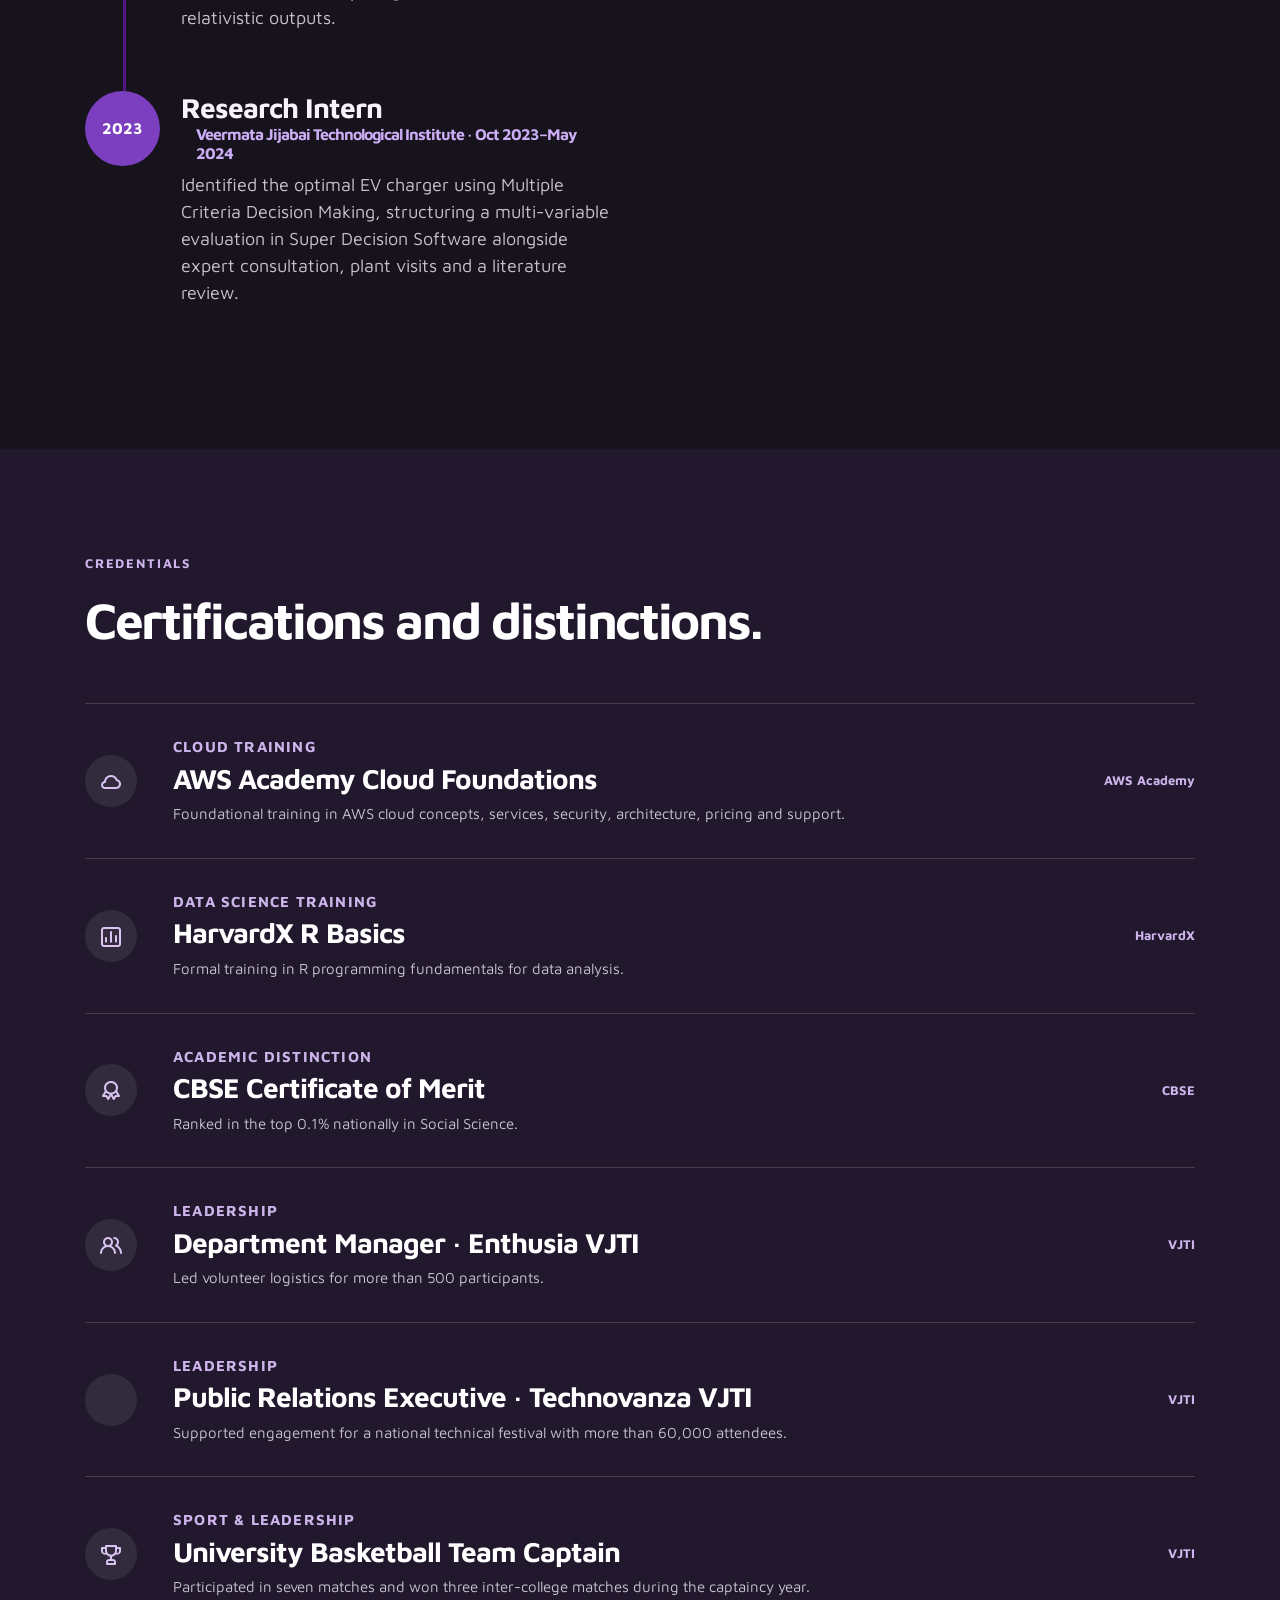
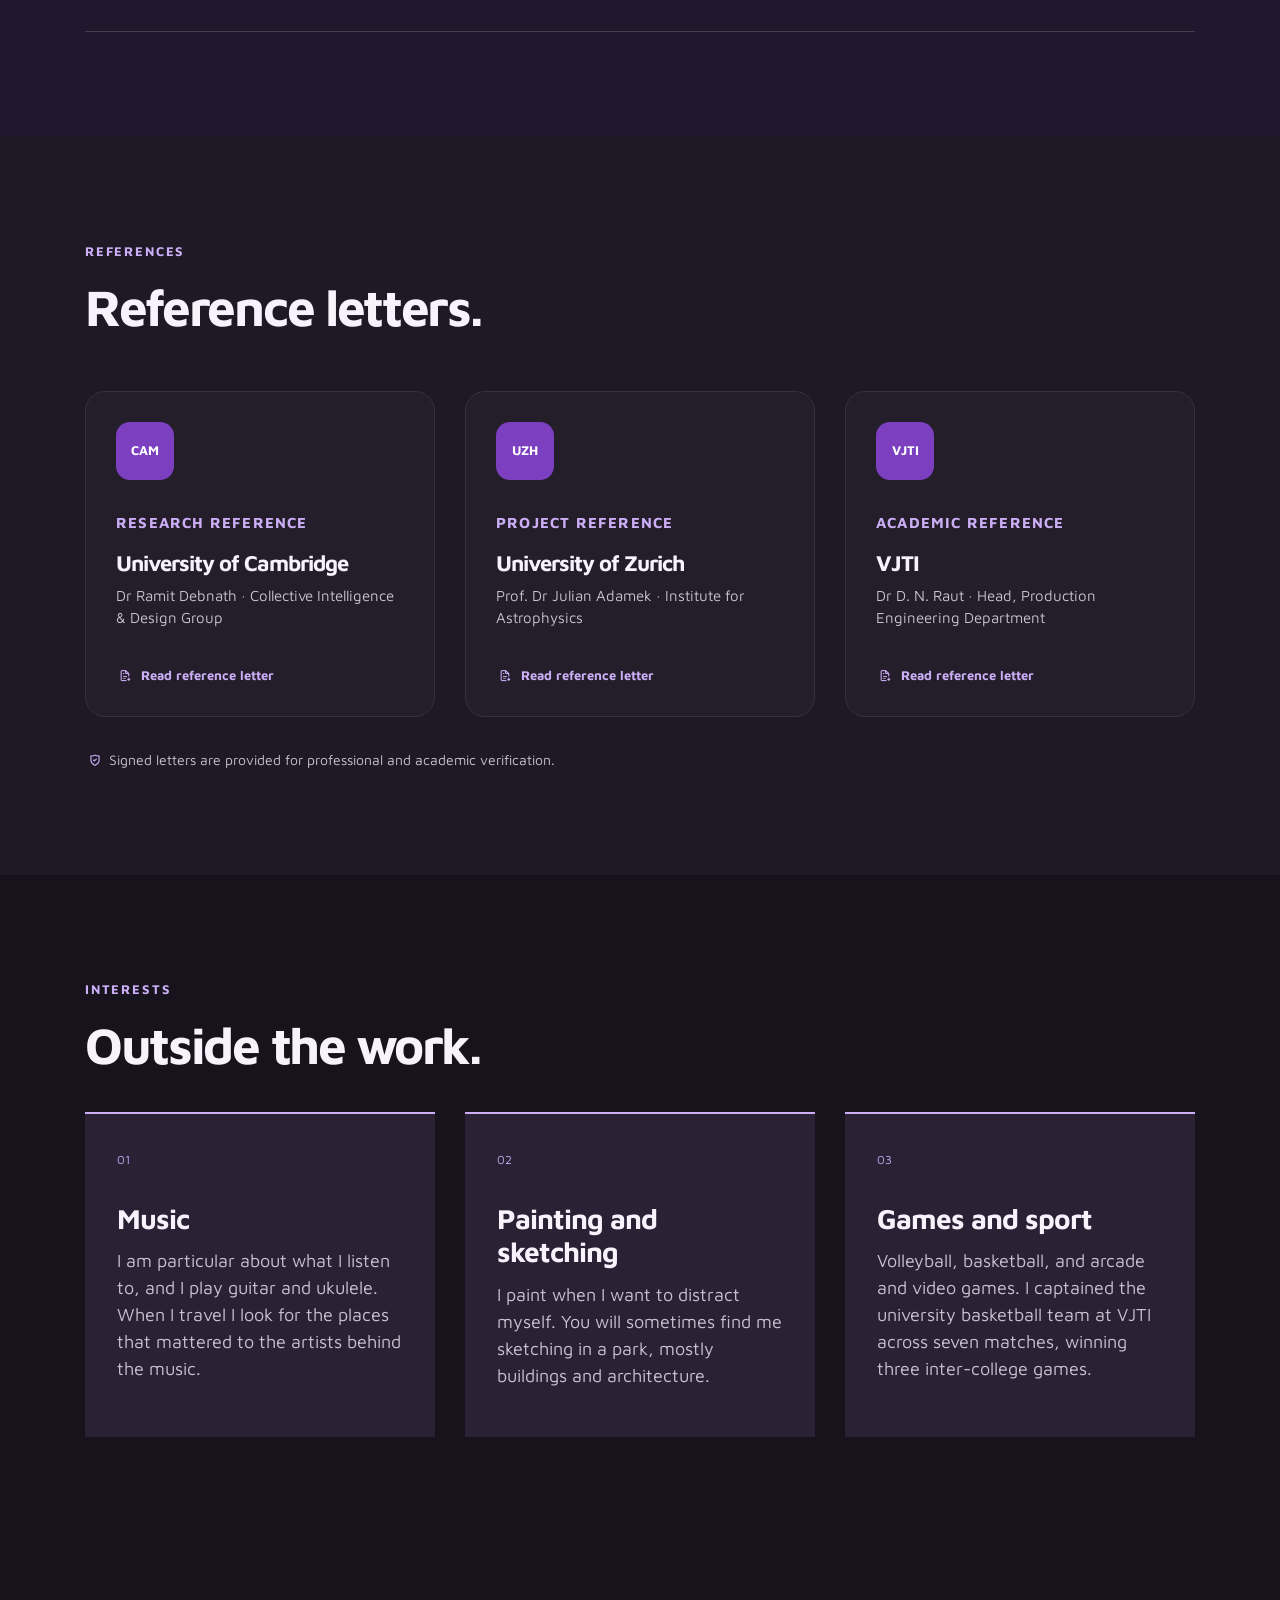
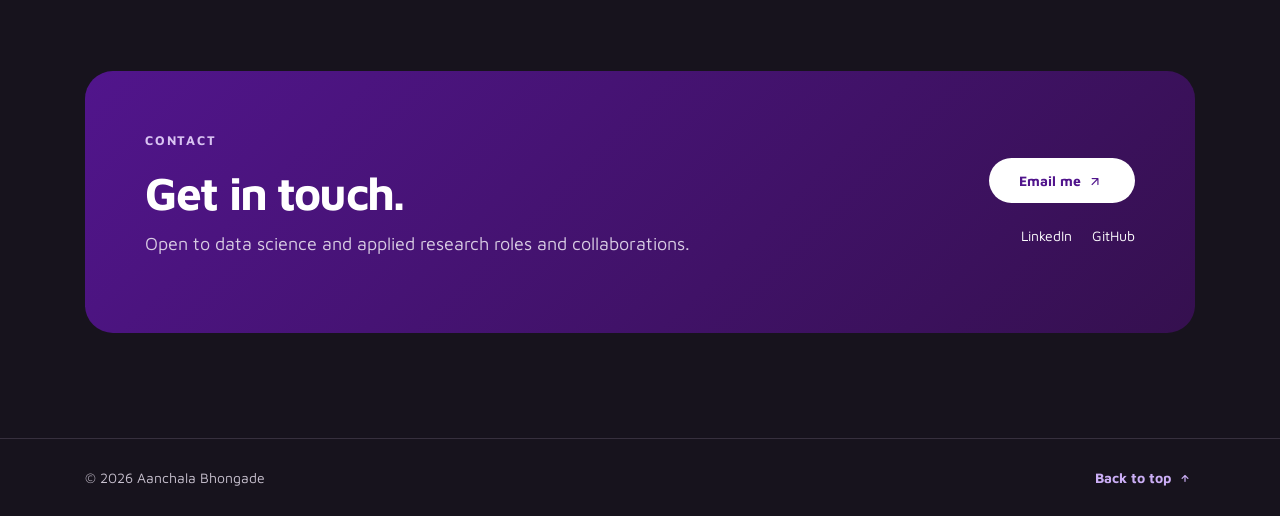
<file: my_portfolio/index.html>
<!doctype html>
<html lang="en">
<head>
  <meta charset="utf-8">
  <meta name="viewport" content="width=device-width, initial-scale=1">
  <meta http-equiv="refresh" content="0; url=/">
  <link rel="canonical" href="https://aanchala14.github.io/">
  <meta name="robots" content="noindex">
  <title>Aanchala Bhongade | Data Science &amp; Research</title>
  <style>
    html, body { height: 100%; margin: 0; background: #17131d; color: #f7f2fb;
      font-family: -apple-system, BlinkMacSystemFont, "Segoe UI", Roboto, Helvetica, Arial, sans-serif; }
    main { height: 100%; display: grid; place-items: center; text-align: center; padding: 24px; }
    a { color: #cbaef5; }
  </style>
  <script>window.location.replace("/");</script>
</head>
<body>
  <main>
    <p>Taking you to <a href="https://aanchala14.github.io/">aanchala14.github.io</a>&hellip;</p>
  </main>
</body>
</html>
</file>
<file: css/unicons.css>
@font-face {
  font-family: 'unicons';
  src: url('../font/unicons.eot?42479262');
  src: url('../font/unicons.eot?42479262#iefix') format('embedded-opentype'),
       url('../font/unicons.woff2?42479262') format('woff2'),
       url('../font/unicons.woff?42479262') format('woff'),
       url('../font/unicons.ttf?42479262') format('truetype'),
       url('../font/unicons.svg?42479262#unicons') format('svg');
  font-weight: normal;
  font-style: normal;
}
/* Chrome hack: SVG is rendered more smooth in Windozze. 100% magic, uncomment if you need it. */
/* Note, that will break hinting! In other OS-es font will be not as sharp as it could be */
/*
@media screen and (-webkit-min-device-pixel-ratio:0) {
  @font-face {
    font-family: 'unicons';
    src: url('../font/unicons.svg?42479262#unicons') format('svg');
  }
}
*/
 
 [class^="uil-"]:before, [class*=" uil-"]:before {
  font-family: "unicons";
  font-style: normal;
  font-weight: normal;
  speak: none;
 
  display: inline-block;
  text-decoration: inherit;
  width: 1em;
  margin-right: .2em;
  text-align: center;
  /* opacity: .8; */
 
  /* For safety - reset parent styles, that can break glyph codes*/
  font-variant: normal;
  text-transform: none;
 
  /* fix buttons height, for twitter bootstrap */
  line-height: 1em;
 
  /* Animation center compensation - margins should be symmetric */
  /* remove if not needed */
  margin-left: .2em;
 
  /* you can be more comfortable with increased icons size */
  /* font-size: 120%; */
 
  /* Font smoothing. That was taken from TWBS */
  -webkit-font-smoothing: antialiased;
  -moz-osx-font-smoothing: grayscale;
 
  /* Uncomment for 3D effect */
  /* text-shadow: 1px 1px 1px rgba(127, 127, 127, 0.3); */
}
 
.uil-abacus:before { content: '\e800'; } /* '' */
.uil-accessible-icon-alt:before { content: '\e801'; } /* '' */
.uil-adjust-alt:before { content: '\e802'; } /* '' */
.uil-adjust-circle:before { content: '\e803'; } /* '' */
.uil-adjust-half:before { content: '\e804'; } /* '' */
.uil-adjust:before { content: '\e805'; } /* '' */
.uil-airplay:before { content: '\e806'; } /* '' */
.uil-align-alt:before { content: '\e807'; } /* '' */
.uil-align-center-alt:before { content: '\e808'; } /* '' */
.uil-align-center-h:before { content: '\e809'; } /* '' */
.uil-align-center-justify:before { content: '\e80a'; } /* '' */
.uil-align-center-v:before { content: '\e80b'; } /* '' */
.uil-align-center:before { content: '\e80c'; } /* '' */
.uil-align-justify:before { content: '\e80d'; } /* '' */
.uil-align-left-justify:before { content: '\e80e'; } /* '' */
.uil-align-left:before { content: '\e80f'; } /* '' */
.uil-align-letter-right:before { content: '\e810'; } /* '' */
.uil-align-right-justify:before { content: '\e811'; } /* '' */
.uil-align-right:before { content: '\e812'; } /* '' */
.uil-align:before { content: '\e813'; } /* '' */
.uil-ambulance:before { content: '\e814'; } /* '' */
.uil-analysis:before { content: '\e815'; } /* '' */
.uil-analytics:before { content: '\e816'; } /* '' */
.uil-anchor:before { content: '\e817'; } /* '' */
.uil-android-phone-slash:before { content: '\e818'; } /* '' */
.uil-angle-double-down:before { content: '\e819'; } /* '' */
.uil-angle-double-left:before { content: '\e81a'; } /* '' */
.uil-angle-double-right:before { content: '\e81b'; } /* '' */
.uil-angle-double-up:before { content: '\e81c'; } /* '' */
.uil-angle-down:before { content: '\e81d'; } /* '' */
.uil-angle-left:before { content: '\e81e'; } /* '' */
.uil-angle-right-b:before { content: '\e81f'; } /* '' */
.uil-angle-right:before { content: '\e820'; } /* '' */
.uil-angle-up:before { content: '\e821'; } /* '' */
.uil-annoyed-alt:before { content: '\e822'; } /* '' */
.uil-annoyed:before { content: '\e823'; } /* '' */
.uil-apps:before { content: '\e824'; } /* '' */
.uil-archive-alt:before { content: '\e825'; } /* '' */
.uil-archive:before { content: '\e826'; } /* '' */
.uil-arrow-break:before { content: '\e827'; } /* '' */
.uil-arrow-circle-down:before { content: '\e828'; } /* '' */
.uil-arrow-circle-left:before { content: '\e829'; } /* '' */
.uil-arrow-circle-right:before { content: '\e82a'; } /* '' */
.uil-arrow-circle-up:before { content: '\e82b'; } /* '' */
.uil-arrow-compress-h:before { content: '\e82c'; } /* '' */
.uil-arrow-down-left:before { content: '\e82d'; } /* '' */
.uil-arrow-down-right:before { content: '\e82e'; } /* '' */
.uil-arrow-down:before { content: '\e82f'; } /* '' */
.uil-arrow-from-right:before { content: '\e830'; } /* '' */
.uil-arrow-from-top:before { content: '\e831'; } /* '' */
.uil-arrow-growth:before { content: '\e832'; } /* '' */
.uil-arrow-left:before { content: '\e833'; } /* '' */
.uil-arrow-random:before { content: '\e834'; } /* '' */
.uil-arrow-resize-diagonal:before { content: '\e835'; } /* '' */
.uil-arrow-right:before { content: '\e836'; } /* '' */
.uil-arrow-to-bottom:before { content: '\e837'; } /* '' */
.uil-arrow-to-right:before { content: '\e838'; } /* '' */
.uil-arrow-up-left:before { content: '\e839'; } /* '' */
.uil-arrow-up-right:before { content: '\e83a'; } /* '' */
.uil-arrow-up:before { content: '\e83b'; } /* '' */
.uil-arrows-h-alt:before { content: '\e83c'; } /* '' */
.uil-arrows-h:before { content: '\e83d'; } /* '' */
.uil-arrows-left-down:before { content: '\e83e'; } /* '' */
.uil-arrows-maximize:before { content: '\e83f'; } /* '' */
.uil-arrows-merge:before { content: '\e840'; } /* '' */
.uil-arrows-resize-h:before { content: '\e841'; } /* '' */
.uil-arrows-resize-v:before { content: '\e842'; } /* '' */
.uil-arrows-resize:before { content: '\e843'; } /* '' */
.uil-arrows-right-down:before { content: '\e844'; } /* '' */
.uil-arrows-shrink-h:before { content: '\e845'; } /* '' */
.uil-arrows-shrink-v:before { content: '\e846'; } /* '' */
.uil-arrows-up-right:before { content: '\e847'; } /* '' */
.uil-arrows-v-alt:before { content: '\e848'; } /* '' */
.uil-arrows-v:before { content: '\e849'; } /* '' */
.uil-at:before { content: '\e84a'; } /* '' */
.uil-atm-card:before { content: '\e84b'; } /* '' */
.uil-atom:before { content: '\e84c'; } /* '' */
.uil-auto-flash:before { content: '\e84d'; } /* '' */
.uil-award-alt:before { content: '\e84e'; } /* '' */
.uil-award:before { content: '\e84f'; } /* '' */
.uil-baby-carriage:before { content: '\e850'; } /* '' */
.uil-backpack:before { content: '\e851'; } /* '' */
.uil-backspace:before { content: '\e852'; } /* '' */
.uil-backward:before { content: '\e853'; } /* '' */
.uil-bag-alt:before { content: '\e854'; } /* '' */
.uil-bag-slash:before { content: '\e855'; } /* '' */
.uil-bag:before { content: '\e856'; } /* '' */
.uil-ball:before { content: '\e857'; } /* '' */
.uil-ban:before { content: '\e858'; } /* '' */
.uil-bars:before { content: '\e859'; } /* '' */
.uil-basketball-hoop:before { content: '\e85a'; } /* '' */
.uil-basketball:before { content: '\e85b'; } /* '' */
.uil-battery-bolt:before { content: '\e85c'; } /* '' */
.uil-battery-empty:before { content: '\e85d'; } /* '' */
.uil-bed-double:before { content: '\e85e'; } /* '' */
.uil-bed:before { content: '\e85f'; } /* '' */
.uil-bell-school:before { content: '\e860'; } /* '' */
.uil-bell-slash:before { content: '\e861'; } /* '' */
.uil-bill:before { content: '\e862'; } /* '' */
.uil-bitcoin-circle:before { content: '\e863'; } /* '' */
.uil-bitcoin:before { content: '\e864'; } /* '' */
.uil-bluetooth-b:before { content: '\e865'; } /* '' */
.uil-bolt-alt:before { content: '\e866'; } /* '' */
.uil-bolt-slash:before { content: '\e867'; } /* '' */
.uil-bolt:before { content: '\e868'; } /* '' */
.uil-book-alt:before { content: '\e869'; } /* '' */
.uil-book-medical:before { content: '\e86a'; } /* '' */
.uil-book-open:before { content: '\e86b'; } /* '' */
.uil-book-reader:before { content: '\e86c'; } /* '' */
.uil-book:before { content: '\e86d'; } /* '' */
.uil-bookmark-full:before { content: '\e86e'; } /* '' */
.uil-bookmark:before { content: '\e86f'; } /* '' */
.uil-books:before { content: '\e870'; } /* '' */
.uil-boombox:before { content: '\e871'; } /* '' */
.uil-border-alt:before { content: '\e872'; } /* '' */
.uil-border-bottom:before { content: '\e873'; } /* '' */
.uil-border-clear:before { content: '\e874'; } /* '' */
.uil-border-horizontal:before { content: '\e875'; } /* '' */
.uil-border-inner:before { content: '\e876'; } /* '' */
.uil-border-left:before { content: '\e877'; } /* '' */
.uil-border-out:before { content: '\e878'; } /* '' */
.uil-border-right:before { content: '\e879'; } /* '' */
.uil-border-top:before { content: '\e87a'; } /* '' */
.uil-border-vertical:before { content: '\e87b'; } /* '' */
.uil-box:before { content: '\e87c'; } /* '' */
.uil-briefcase-alt:before { content: '\e87d'; } /* '' */
.uil-briefcase:before { content: '\e87e'; } /* '' */
.uil-bright:before { content: '\e87f'; } /* '' */
.uil-brightness-empty:before { content: '\e880'; } /* '' */
.uil-brightness-half:before { content: '\e881'; } /* '' */
.uil-brightness-low:before { content: '\e882'; } /* '' */
.uil-brightness-minus:before { content: '\e883'; } /* '' */
.uil-brightness-plus:before { content: '\e884'; } /* '' */
.uil-brightness:before { content: '\e885'; } /* '' */
.uil-bring-bottom:before { content: '\e886'; } /* '' */
.uil-bring-front:before { content: '\e887'; } /* '' */
.uil-brush-alt:before { content: '\e888'; } /* '' */
.uil-bug:before { content: '\e889'; } /* '' */
.uil-building:before { content: '\e88a'; } /* '' */
.uil-bullseye:before { content: '\e88b'; } /* '' */
.uil-bus-alt:before { content: '\e88c'; } /* '' */
.uil-bus-school:before { content: '\e88d'; } /* '' */
.uil-bus:before { content: '\e88e'; } /* '' */
.uil-calcualtor:before { content: '\e88f'; } /* '' */
.uil-calculator-alt:before { content: '\e890'; } /* '' */
.uil-calendar-alt:before { content: '\e891'; } /* '' */
.uil-calendar-slash:before { content: '\e892'; } /* '' */
.uil-calender:before { content: '\e893'; } /* '' */
.uil-calling:before { content: '\e894'; } /* '' */
.uil-camera-plus:before { content: '\e895'; } /* '' */
.uil-camera-slash:before { content: '\e896'; } /* '' */
.uil-camera:before { content: '\e897'; } /* '' */
.uil-cancel:before { content: '\e898'; } /* '' */
.uil-capsule:before { content: '\e899'; } /* '' */
.uil-capture:before { content: '\e89a'; } /* '' */
.uil-car-sideview:before { content: '\e89b'; } /* '' */
.uil-car-slash:before { content: '\e89c'; } /* '' */
.uil-car-wash:before { content: '\e89d'; } /* '' */
.uil-car:before { content: '\e89e'; } /* '' */
.uil-card-atm:before { content: '\e89f'; } /* '' */
.uil-caret-right:before { content: '\e8a0'; } /* '' */
.uil-cart:before { content: '\e8a1'; } /* '' */
.uil-cell:before { content: '\e8a2'; } /* '' */
.uil-celsius:before { content: '\e8a3'; } /* '' */
.uil-chart-bar-alt:before { content: '\e8a4'; } /* '' */
.uil-chart-bar:before { content: '\e8a5'; } /* '' */
.uil-chart-down:before { content: '\e8a6'; } /* '' */
.uil-chart-growth-alt:before { content: '\e8a7'; } /* '' */
.uil-chart-growth:before { content: '\e8a8'; } /* '' */
.uil-chart-line:before { content: '\e8a9'; } /* '' */
.uil-chart-pie-alt:before { content: '\e8aa'; } /* '' */
.uil-chart-pie:before { content: '\e8ab'; } /* '' */
.uil-chart:before { content: '\e8ac'; } /* '' */
.uil-chat-bubble-user:before { content: '\e8ad'; } /* '' */
.uil-chat-info:before { content: '\e8ae'; } /* '' */
.uil-chat:before { content: '\e8af'; } /* '' */
.uil-check-circle:before { content: '\e8b0'; } /* '' */
.uil-check-square:before { content: '\e8b1'; } /* '' */
.uil-check:before { content: '\e8b2'; } /* '' */
.uil-circle-layer:before { content: '\e8b3'; } /* '' */
.uil-circle:before { content: '\e8b4'; } /* '' */
.uil-circuit:before { content: '\e8b5'; } /* '' */
.uil-clapper-board:before { content: '\e8b6'; } /* '' */
.uil-clipboard-alt:before { content: '\e8b7'; } /* '' */
.uil-clipboard-blank:before { content: '\e8b8'; } /* '' */
.uil-clipboard-notes:before { content: '\e8b9'; } /* '' */
.uil-clipboard:before { content: '\e8ba'; } /* '' */
.uil-clock-eight:before { content: '\e8bb'; } /* '' */
.uil-clock-five:before { content: '\e8bc'; } /* '' */
.uil-clock-nine:before { content: '\e8bd'; } /* '' */
.uil-clock-seven:before { content: '\e8be'; } /* '' */
.uil-clock-ten:before { content: '\e8bf'; } /* '' */
.uil-clock-three:before { content: '\e8c0'; } /* '' */
.uil-clock-two:before { content: '\e8c1'; } /* '' */
.uil-clock:before { content: '\e8c2'; } /* '' */
.uil-closed-captioning:before { content: '\e8c3'; } /* '' */
.uil-cloud-block:before { content: '\e8c4'; } /* '' */
.uil-cloud-bookmark:before { content: '\e8c5'; } /* '' */
.uil-cloud-check:before { content: '\e8c6'; } /* '' */
.uil-cloud-computing:before { content: '\e8c7'; } /* '' */
.uil-cloud-data-connection:before { content: '\e8c8'; } /* '' */
.uil-cloud-database-tree:before { content: '\e8c9'; } /* '' */
.uil-cloud-download:before { content: '\e8ca'; } /* '' */
.uil-cloud-drizzle:before { content: '\e8cb'; } /* '' */
.uil-cloud-exclamation:before { content: '\e8cc'; } /* '' */
.uil-cloud-hail:before { content: '\e8cd'; } /* '' */
.uil-cloud-heart:before { content: '\e8ce'; } /* '' */
.uil-cloud-info:before { content: '\e8cf'; } /* '' */
.uil-cloud-lock:before { content: '\e8d0'; } /* '' */
.uil-cloud-meatball:before { content: '\e8d1'; } /* '' */
.uil-cloud-moon-hail:before { content: '\e8d2'; } /* '' */
.uil-cloud-moon-meatball:before { content: '\e8d3'; } /* '' */
.uil-cloud-moon-rain:before { content: '\e8d4'; } /* '' */
.uil-cloud-moon-showers:before { content: '\e8d5'; } /* '' */
.uil-cloud-moon:before { content: '\e8d6'; } /* '' */
.uil-cloud-question:before { content: '\e8d7'; } /* '' */
.uil-cloud-rain-sun:before { content: '\e8d8'; } /* '' */
.uil-cloud-rain:before { content: '\e8d9'; } /* '' */
.uil-cloud-redo:before { content: '\e8da'; } /* '' */
.uil-cloud-set:before { content: '\e8db'; } /* '' */
.uil-cloud-share:before { content: '\e8dc'; } /* '' */
.uil-cloud-shield:before { content: '\e8dd'; } /* '' */
.uil-cloud-showers-alt:before { content: '\e8de'; } /* '' */
.uil-cloud-showers-heavy:before { content: '\e8df'; } /* '' */
.uil-cloud-showers:before { content: '\e8e0'; } /* '' */
.uil-cloud-slash:before { content: '\e8e1'; } /* '' */
.uil-cloud-sun-hail:before { content: '\e8e2'; } /* '' */
.uil-cloud-sun-meatball:before { content: '\e8e3'; } /* '' */
.uil-cloud-sun-rain-alt:before { content: '\e8e4'; } /* '' */
.uil-cloud-sun-rain:before { content: '\e8e5'; } /* '' */
.uil-cloud-sun-tear:before { content: '\e8e6'; } /* '' */
.uil-cloud-sun:before { content: '\e8e7'; } /* '' */
.uil-cloud-times:before { content: '\e8e8'; } /* '' */
.uil-cloud-unlock:before { content: '\e8e9'; } /* '' */
.uil-cloud-upload:before { content: '\e8ea'; } /* '' */
.uil-cloud-wifi:before { content: '\e8eb'; } /* '' */
.uil-cloud-wind:before { content: '\e8ec'; } /* '' */
.uil-cloud:before { content: '\e8ed'; } /* '' */
.uil-clouds:before { content: '\e8ee'; } /* '' */
.uil-club:before { content: '\e8ef'; } /* '' */
.uil-code:before { content: '\e8f0'; } /* '' */
.uil-coffee:before { content: '\e8f1'; } /* '' */
.uil-cog:before { content: '\e8f2'; } /* '' */
.uil-coins:before { content: '\e8f3'; } /* '' */
.uil-columns:before { content: '\e8f4'; } /* '' */
.uil-comment-alt-block:before { content: '\e8f5'; } /* '' */
.uil-comment-alt-chart-lines:before { content: '\e8f6'; } /* '' */
.uil-comment-alt-check:before { content: '\e8f7'; } /* '' */
.uil-comment-alt-dots:before { content: '\e8f8'; } /* '' */
.uil-comment-alt-download:before { content: '\e8f9'; } /* '' */
.uil-comment-alt-edit:before { content: '\e8fa'; } /* '' */
.uil-comment-alt-exclamation:before { content: '\e8fb'; } /* '' */
.uil-comment-alt-heart:before { content: '\e8fc'; } /* '' */
.uil-comment-alt-image:before { content: '\e8fd'; } /* '' */
.uil-comment-alt-info:before { content: '\e8fe'; } /* '' */
.uil-comment-alt-lines:before { content: '\e8ff'; } /* '' */
.uil-comment-alt-lock:before { content: '\e900'; } /* '' */
.uil-comment-alt-medical:before { content: '\e901'; } /* '' */
.uil-comment-alt-message:before { content: '\e902'; } /* '' */
.uil-comment-alt-notes:before { content: '\e903'; } /* '' */
.uil-comment-alt-plus:before { content: '\e904'; } /* '' */
.uil-comment-alt-question:before { content: '\e905'; } /* '' */
.uil-comment-alt-redo:before { content: '\e906'; } /* '' */
.uil-comment-alt-search:before { content: '\e907'; } /* '' */
.uil-comment-alt-share:before { content: '\e908'; } /* '' */
.uil-comment-alt-shield:before { content: '\e909'; } /* '' */
.uil-comment-alt-upload:before { content: '\e90a'; } /* '' */
.uil-comment-alt-verify:before { content: '\e90b'; } /* '' */
.uil-comment-alt:before { content: '\e90c'; } /* '' */
.uil-comment-block:before { content: '\e90d'; } /* '' */
.uil-comment-chart-line:before { content: '\e90e'; } /* '' */
.uil-comment-check:before { content: '\e90f'; } /* '' */
.uil-comment-dots:before { content: '\e910'; } /* '' */
.uil-comment-download:before { content: '\e911'; } /* '' */
.uil-comment-edit:before { content: '\e912'; } /* '' */
.uil-comment-exclamation:before { content: '\e913'; } /* '' */
.uil-comment-heart:before { content: '\e914'; } /* '' */
.uil-comment-image:before { content: '\e915'; } /* '' */
.uil-comment-info-alt:before { content: '\e916'; } /* '' */
.uil-comment-info:before { content: '\e917'; } /* '' */
.uil-comment-lines:before { content: '\e918'; } /* '' */
.uil-comment-lock:before { content: '\e919'; } /* '' */
.uil-comment-medical:before { content: '\e91a'; } /* '' */
.uil-comment-message:before { content: '\e91b'; } /* '' */
.uil-comment-notes:before { content: '\e91c'; } /* '' */
.uil-comment-plus:before { content: '\e91d'; } /* '' */
.uil-comment-question:before { content: '\e91e'; } /* '' */
.uil-comment-redo:before { content: '\e91f'; } /* '' */
.uil-comment-search:before { content: '\e920'; } /* '' */
.uil-comment-share:before { content: '\e921'; } /* '' */
.uil-comment-shield:before { content: '\e922'; } /* '' */
.uil-comment-slash:before { content: '\e923'; } /* '' */
.uil-comment-upload:before { content: '\e924'; } /* '' */
.uil-comment-verify:before { content: '\e925'; } /* '' */
.uil-comment:before { content: '\e926'; } /* '' */
.uil-comments-alt:before { content: '\e927'; } /* '' */
.uil-comments:before { content: '\e928'; } /* '' */
.uil-commnet-alt-slash:before { content: '\e929'; } /* '' */
.uil-compact-disc:before { content: '\e92a'; } /* '' */
.uil-compass:before { content: '\e92b'; } /* '' */
.uil-compress-alt-left:before { content: '\e92c'; } /* '' */
.uil-compress-alt:before { content: '\e92d'; } /* '' */
.uil-compress-arrows:before { content: '\e92e'; } /* '' */
.uil-compress-lines:before { content: '\e92f'; } /* '' */
.uil-compress-point:before { content: '\e930'; } /* '' */
.uil-compress-v:before { content: '\e931'; } /* '' */
.uil-compress:before { content: '\e932'; } /* '' */
.uil-computer-mouse:before { content: '\e933'; } /* '' */
.uil-confused:before { content: '\e934'; } /* '' */
.uil-constructor:before { content: '\e935'; } /* '' */
.uil-copy-alt:before { content: '\e936'; } /* '' */
.uil-copy-landscape:before { content: '\e937'; } /* '' */
.uil-copy:before { content: '\e938'; } /* '' */
.uil-copyright:before { content: '\e939'; } /* '' */
.uil-corner-down-left:before { content: '\e93a'; } /* '' */
.uil-corner-down-right-alt:before { content: '\e93b'; } /* '' */
.uil-corner-down-right:before { content: '\e93c'; } /* '' */
.uil-corner-left-down:before { content: '\e93d'; } /* '' */
.uil-corner-right-down:before { content: '\e93e'; } /* '' */
.uil-corner-up-left-alt:before { content: '\e93f'; } /* '' */
.uil-corner-up-left:before { content: '\e940'; } /* '' */
.uil-corner-up-right-alt:before { content: '\e941'; } /* '' */
.uil-corner-up-right:before { content: '\e942'; } /* '' */
.uil-creative-commons-pd-alt:before { content: '\e943'; } /* '' */
.uil-creative-commons-pd:before { content: '\e944'; } /* '' */
.uil-crockery:before { content: '\e945'; } /* '' */
.uil-crop-alt-rotate-left:before { content: '\e946'; } /* '' */
.uil-crop-alt-rotate-right:before { content: '\e947'; } /* '' */
.uil-crop-alt:before { content: '\e948'; } /* '' */
.uil-crosshair-alt:before { content: '\e949'; } /* '' */
.uil-crosshair:before { content: '\e94a'; } /* '' */
.uil-crosshairs:before { content: '\e94b'; } /* '' */
.uil-cube:before { content: '\e94c'; } /* '' */
.uil-data-sharing:before { content: '\e94d'; } /* '' */
.uil-database-alt:before { content: '\e94e'; } /* '' */
.uil-database:before { content: '\e94f'; } /* '' */
.uil-desert:before { content: '\e950'; } /* '' */
.uil-desktop-alt-slash:before { content: '\e951'; } /* '' */
.uil-desktop-alt:before { content: '\e952'; } /* '' */
.uil-desktop-cloud-alt:before { content: '\e953'; } /* '' */
.uil-desktop-slash:before { content: '\e954'; } /* '' */
.uil-desktop:before { content: '\e955'; } /* '' */
.uil-dialpad-alt:before { content: '\e956'; } /* '' */
.uil-dialpad:before { content: '\e957'; } /* '' */
.uil-diamond:before { content: '\e958'; } /* '' */
.uil-diary-alt:before { content: '\e959'; } /* '' */
.uil-diary:before { content: '\e95a'; } /* '' */
.uil-dice-five:before { content: '\e95b'; } /* '' */
.uil-dice-four:before { content: '\e95c'; } /* '' */
.uil-dice-one:before { content: '\e95d'; } /* '' */
.uil-dice-six:before { content: '\e95e'; } /* '' */
.uil-dice-three:before { content: '\e95f'; } /* '' */
.uil-dice-two:before { content: '\e960'; } /* '' */
.uil-direction:before { content: '\e961'; } /* '' */
.uil-directions:before { content: '\e962'; } /* '' */
.uil-dizzy-meh:before { content: '\e963'; } /* '' */
.uil-dna:before { content: '\e964'; } /* '' */
.uil-document-layout-center:before { content: '\e965'; } /* '' */
.uil-document-layout-left:before { content: '\e966'; } /* '' */
.uil-document-layout-right:before { content: '\e967'; } /* '' */
.uil-document:before { content: '\e968'; } /* '' */
.uil-dollar-alt:before { content: '\e969'; } /* '' */
.uil-dollar-sign-alt:before { content: '\e96a'; } /* '' */
.uil-dollar-sign:before { content: '\e96b'; } /* '' */
.uil-down-arrow:before { content: '\e96c'; } /* '' */
.uil-download-alt:before { content: '\e96d'; } /* '' */
.uil-dribbble:before { content: '\e96e'; } /* '' */
.uil-drill:before { content: '\e96f'; } /* '' */
.uil-dropbox:before { content: '\e970'; } /* '' */
.uil-dumbbell:before { content: '\e971'; } /* '' */
.uil-edit-alt:before { content: '\e972'; } /* '' */
.uil-edit:before { content: '\e973'; } /* '' */
.uil-ellipsis-h:before { content: '\e974'; } /* '' */
.uil-ellipsis-v:before { content: '\e975'; } /* '' */
.uil-emoji:before { content: '\e976'; } /* '' */
.uil-enter:before { content: '\e977'; } /* '' */
.uil-entry:before { content: '\e978'; } /* '' */
.uil-envelope-add:before { content: '\e979'; } /* '' */
.uil-envelope-alt:before { content: '\e97a'; } /* '' */
.uil-envelope-block:before { content: '\e97b'; } /* '' */
.uil-envelope-bookmark:before { content: '\e97c'; } /* '' */
.uil-envelope-check:before { content: '\e97d'; } /* '' */
.uil-envelope-download-alt:before { content: '\e97e'; } /* '' */
.uil-envelope-download:before { content: '\e97f'; } /* '' */
.uil-envelope-edit:before { content: '\e980'; } /* '' */
.uil-envelope-exclamation:before { content: '\e981'; } /* '' */
.uil-envelope-heart:before { content: '\e982'; } /* '' */
.uil-envelope-info:before { content: '\e983'; } /* '' */
.uil-envelope-lock:before { content: '\e984'; } /* '' */
.uil-envelope-minus:before { content: '\e985'; } /* '' */
.uil-envelope-open:before { content: '\e986'; } /* '' */
.uil-envelope-question:before { content: '\e987'; } /* '' */
.uil-envelope-receive:before { content: '\e988'; } /* '' */
.uil-envelope-redo:before { content: '\e989'; } /* '' */
.uil-envelope-search:before { content: '\e98a'; } /* '' */
.uil-envelope-send:before { content: '\e98b'; } /* '' */
.uil-envelope-share:before { content: '\e98c'; } /* '' */
.uil-envelope-shield:before { content: '\e98d'; } /* '' */
.uil-envelope-star:before { content: '\e98e'; } /* '' */
.uil-envelope-times:before { content: '\e98f'; } /* '' */
.uil-envelope-upload-alt:before { content: '\e990'; } /* '' */
.uil-envelope-upload:before { content: '\e991'; } /* '' */
.uil-envelope:before { content: '\e992'; } /* '' */
.uil-envelopes:before { content: '\e993'; } /* '' */
.uil-equal-circle:before { content: '\e994'; } /* '' */
.uil-euro-circle:before { content: '\e995'; } /* '' */
.uil-euro:before { content: '\e996'; } /* '' */
.uil-exchange-alt:before { content: '\e997'; } /* '' */
.uil-exchange:before { content: '\e998'; } /* '' */
.uil-exclamation-circle:before { content: '\e999'; } /* '' */
.uil-exclamation-octagon:before { content: '\e99a'; } /* '' */
.uil-exclamation-triangle:before { content: '\e99b'; } /* '' */
.uil-exclude:before { content: '\e99c'; } /* '' */
.uil-exit:before { content: '\e99d'; } /* '' */
.uil-expand-alt:before { content: '\e99e'; } /* '' */
.uil-expand-arrows-alt:before { content: '\e99f'; } /* '' */
.uil-expand-arrows:before { content: '\e9a0'; } /* '' */
.uil-expand-from-corner:before { content: '\e9a1'; } /* '' */
.uil-expand-left:before { content: '\e9a2'; } /* '' */
.uil-export:before { content: '\e9a3'; } /* '' */
.uil-exposure-alt:before { content: '\e9a4'; } /* '' */
.uil-exposure-increase:before { content: '\e9a5'; } /* '' */
.uil-external-link-alt:before { content: '\e9a6'; } /* '' */
.uil-eye-slash:before { content: '\e9a7'; } /* '' */
.uil-eye:before { content: '\e9a8'; } /* '' */
.uil-facebook:before { content: '\e9a9'; } /* '' */
.uil-fahrenheit:before { content: '\e9aa'; } /* '' */
.uil-fast-mail-alt:before { content: '\e9ab'; } /* '' */
.uil-fast-mail:before { content: '\e9ac'; } /* '' */
.uil-favorite:before { content: '\e9ad'; } /* '' */
.uil-feedback:before { content: '\e9ae'; } /* '' */
.uil-file-alt:before { content: '\e9af'; } /* '' */
.uil-file-blank:before { content: '\e9b0'; } /* '' */
.uil-file-block-alt:before { content: '\e9b1'; } /* '' */
.uil-file-bookmark-alt:before { content: '\e9b2'; } /* '' */
.uil-file-check-alt:before { content: '\e9b3'; } /* '' */
.uil-file-check:before { content: '\e9b4'; } /* '' */
.uil-file-contract-dollar:before { content: '\e9b5'; } /* '' */
.uil-file-copy-alt:before { content: '\e9b6'; } /* '' */
.uil-file-download-alt:before { content: '\e9b7'; } /* '' */
.uil-file-download:before { content: '\e9b8'; } /* '' */
.uil-file-edit-alt:before { content: '\e9b9'; } /* '' */
.uil-file-exclamation-alt:before { content: '\e9ba'; } /* '' */
.uil-file-exclamation:before { content: '\e9bb'; } /* '' */
.uil-file-heart:before { content: '\e9bc'; } /* '' */
.uil-file-info-alt:before { content: '\e9bd'; } /* '' */
.uil-file-landscape-alt:before { content: '\e9be'; } /* '' */
.uil-file-landscape:before { content: '\e9bf'; } /* '' */
.uil-file-lanscape-slash:before { content: '\e9c0'; } /* '' */
.uil-file-lock-alt:before { content: '\e9c1'; } /* '' */
.uil-file-medical-alt:before { content: '\e9c2'; } /* '' */
.uil-file-medical:before { content: '\e9c3'; } /* '' */
.uil-file-minus-alt:before { content: '\e9c4'; } /* '' */
.uil-file-minus:before { content: '\e9c5'; } /* '' */
.uil-file-network:before { content: '\e9c6'; } /* '' */
.uil-file-plus-alt:before { content: '\e9c7'; } /* '' */
.uil-file-plus:before { content: '\e9c8'; } /* '' */
.uil-file-question-alt:before { content: '\e9c9'; } /* '' */
.uil-file-question:before { content: '\e9ca'; } /* '' */
.uil-file-redo-alt:before { content: '\e9cb'; } /* '' */
.uil-file-search-alt:before { content: '\e9cc'; } /* '' */
.uil-file-share-alt:before { content: '\e9cd'; } /* '' */
.uil-file-shield-alt:before { content: '\e9ce'; } /* '' */
.uil-file-slash:before { content: '\e9cf'; } /* '' */
.uil-file-times-alt:before { content: '\e9d0'; } /* '' */
.uil-file-times:before { content: '\e9d1'; } /* '' */
.uil-file-upload-alt:before { content: '\e9d2'; } /* '' */
.uil-file-upload:before { content: '\e9d3'; } /* '' */
.uil-file:before { content: '\e9d4'; } /* '' */
.uil-files-landscapes-alt:before { content: '\e9d5'; } /* '' */
.uil-files-landscapes:before { content: '\e9d6'; } /* '' */
.uil-film:before { content: '\e9d7'; } /* '' */
.uil-filter-slash:before { content: '\e9d8'; } /* '' */
.uil-filter:before { content: '\e9d9'; } /* '' */
.uil-flask-potion:before { content: '\e9da'; } /* '' */
.uil-flask:before { content: '\e9db'; } /* '' */
.uil-flip-h-alt:before { content: '\e9dc'; } /* '' */
.uil-flip-h:before { content: '\e9dd'; } /* '' */
.uil-flip-v-alt:before { content: '\e9de'; } /* '' */
.uil-flip-v:before { content: '\e9df'; } /* '' */
.uil-flower:before { content: '\e9e0'; } /* '' */
.uil-focus-add:before { content: '\e9e1'; } /* '' */
.uil-focus-target:before { content: '\e9e2'; } /* '' */
.uil-focus:before { content: '\e9e3'; } /* '' */
.uil-folder-check:before { content: '\e9e4'; } /* '' */
.uil-folder-download:before { content: '\e9e5'; } /* '' */
.uil-folder-exclamation:before { content: '\e9e6'; } /* '' */
.uil-folder-heart:before { content: '\e9e7'; } /* '' */
.uil-folder-info:before { content: '\e9e8'; } /* '' */
.uil-folder-lock:before { content: '\e9e9'; } /* '' */
.uil-folder-medical:before { content: '\e9ea'; } /* '' */
.uil-folder-minus:before { content: '\e9eb'; } /* '' */
.uil-folder-network:before { content: '\e9ec'; } /* '' */
.uil-folder-plus:before { content: '\e9ed'; } /* '' */
.uil-folder-question:before { content: '\e9ee'; } /* '' */
.uil-folder-slash:before { content: '\e9ef'; } /* '' */
.uil-folder-times:before { content: '\e9f0'; } /* '' */
.uil-folder-upload:before { content: '\e9f1'; } /* '' */
.uil-folder:before { content: '\e9f2'; } /* '' */
.uil-food:before { content: '\e9f3'; } /* '' */
.uil-football-american:before { content: '\e9f4'; } /* '' */
.uil-football-ball:before { content: '\e9f5'; } /* '' */
.uil-football:before { content: '\e9f6'; } /* '' */
.uil-forecastcloud-moon-tear:before { content: '\e9f7'; } /* '' */
.uil-forwaded-call:before { content: '\e9f8'; } /* '' */
.uil-forward:before { content: '\e9f9'; } /* '' */
.uil-frown:before { content: '\e9fa'; } /* '' */
.uil-game-structure:before { content: '\e9fb'; } /* '' */
.uil-game:before { content: '\e9fc'; } /* '' */
.uil-gift:before { content: '\e9fd'; } /* '' */
.uil-glass-martini-alt-slash:before { content: '\e9fe'; } /* '' */
.uil-glass-martini-alt:before { content: '\e9ff'; } /* '' */
.uil-glass-martini:before { content: '\ea00'; } /* '' */
.uil-glass-tea:before { content: '\ea01'; } /* '' */
.uil-glass:before { content: '\ea02'; } /* '' */
.uil-globe:before { content: '\ea03'; } /* '' */
.uil-gold:before { content: '\ea04'; } /* '' */
.uil-google-drive:before { content: '\ea05'; } /* '' */
.uil-graduation-hat:before { content: '\ea06'; } /* '' */
.uil-graph-bar:before { content: '\ea07'; } /* '' */
.uil-grid:before { content: '\ea08'; } /* '' */
.uil-grids:before { content: '\ea09'; } /* '' */
.uil-grin-tongue-wink-alt:before { content: '\ea0a'; } /* '' */
.uil-grin-tongue-wink:before { content: '\ea0b'; } /* '' */
.uil-grin:before { content: '\ea0c'; } /* '' */
.uil-grip-horizontal-line:before { content: '\ea0d'; } /* '' */
.uil-hdd:before { content: '\ea0e'; } /* '' */
.uil-headphones-alt:before { content: '\ea0f'; } /* '' */
.uil-headphones:before { content: '\ea10'; } /* '' */
.uil-heart-alt:before { content: '\ea11'; } /* '' */
.uil-heart-medical:before { content: '\ea12'; } /* '' */
.uil-heart-rate:before { content: '\ea13'; } /* '' */
.uil-heart-sign:before { content: '\ea14'; } /* '' */
.uil-heart:before { content: '\ea15'; } /* '' */
.uil-heartbeat:before { content: '\ea16'; } /* '' */
.uil-history-alt:before { content: '\ea17'; } /* '' */
.uil-history:before { content: '\ea18'; } /* '' */
.uil-home-alt:before { content: '\ea19'; } /* '' */
.uil-home:before { content: '\ea1a'; } /* '' */
.uil-horizontal-align-center:before { content: '\ea1b'; } /* '' */
.uil-horizontal-align-left:before { content: '\ea1c'; } /* '' */
.uil-horizontal-align-right:before { content: '\ea1d'; } /* '' */
.uil-horizontal-distribution-center:before { content: '\ea1e'; } /* '' */
.uil-horizontal-distribution-left:before { content: '\ea1f'; } /* '' */
.uil-horizontal-distribution-right:before { content: '\ea20'; } /* '' */
.uil-hunting:before { content: '\ea21'; } /* '' */
.uil-image-alt-slash:before { content: '\ea22'; } /* '' */
.uil-image-block:before { content: '\ea23'; } /* '' */
.uil-image-broken:before { content: '\ea24'; } /* '' */
.uil-image-check:before { content: '\ea25'; } /* '' */
.uil-image-download:before { content: '\ea26'; } /* '' */
.uil-image-edit:before { content: '\ea27'; } /* '' */
.uil-image-lock:before { content: '\ea28'; } /* '' */
.uil-image-minus:before { content: '\ea29'; } /* '' */
.uil-image-plus:before { content: '\ea2a'; } /* '' */
.uil-image-question:before { content: '\ea2b'; } /* '' */
.uil-image-redo:before { content: '\ea2c'; } /* '' */
.uil-image-resize-landscape:before { content: '\ea2d'; } /* '' */
.uil-image-resize-square:before { content: '\ea2e'; } /* '' */
.uil-image-search:before { content: '\ea2f'; } /* '' */
.uil-image-share:before { content: '\ea30'; } /* '' */
.uil-image-shield:before { content: '\ea31'; } /* '' */
.uil-image-slash:before { content: '\ea32'; } /* '' */
.uil-image-times:before { content: '\ea33'; } /* '' */
.uil-image-upload:before { content: '\ea34'; } /* '' */
.uil-image-v:before { content: '\ea35'; } /* '' */
.uil-image:before { content: '\ea36'; } /* '' */
.uil-images:before { content: '\ea37'; } /* '' */
.uil-incoming-call:before { content: '\ea38'; } /* '' */
.uil-info-circle:before { content: '\ea39'; } /* '' */
.uil-instagram:before { content: '\ea3a'; } /* '' */
.uil-invoice:before { content: '\ea3b'; } /* '' */
.uil-jackhammer:before { content: '\ea3c'; } /* '' */
.uil-kayak:before { content: '\ea3d'; } /* '' */
.uil-key-skeleton-alt:before { content: '\ea3e'; } /* '' */
.uil-key-skeleton:before { content: '\ea3f'; } /* '' */
.uil-keyboard-alt:before { content: '\ea40'; } /* '' */
.uil-keyboard-hide:before { content: '\ea41'; } /* '' */
.uil-keyboard-show:before { content: '\ea42'; } /* '' */
.uil-keyboard:before { content: '\ea43'; } /* '' */
.uil-keyhole-circle:before { content: '\ea44'; } /* '' */
.uil-keyhole-square-full:before { content: '\ea45'; } /* '' */
.uil-keyhole-square:before { content: '\ea46'; } /* '' */
.uil-kid:before { content: '\ea47'; } /* '' */
.uil-label-alt:before { content: '\ea48'; } /* '' */
.uil-label:before { content: '\ea49'; } /* '' */
.uil-lamp:before { content: '\ea4a'; } /* '' */
.uil-laptop-cloud:before { content: '\ea4b'; } /* '' */
.uil-laptop:before { content: '\ea4c'; } /* '' */
.uil-laughing:before { content: '\ea4d'; } /* '' */
.uil-layer-group-slash:before { content: '\ea4e'; } /* '' */
.uil-layer-group:before { content: '\ea4f'; } /* '' */
.uil-layers-alt:before { content: '\ea50'; } /* '' */
.uil-layers-slash:before { content: '\ea51'; } /* '' */
.uil-layers:before { content: '\ea52'; } /* '' */
.uil-left-arrow-from-left:before { content: '\ea53'; } /* '' */
.uil-left-arrow-to-left:before { content: '\ea54'; } /* '' */
.uil-left-indent-alt:before { content: '\ea55'; } /* '' */
.uil-left-indent:before { content: '\ea56'; } /* '' */
.uil-life-ring:before { content: '\ea57'; } /* '' */
.uil-lightbulb-alt:before { content: '\ea58'; } /* '' */
.uil-lightbulb:before { content: '\ea59'; } /* '' */
.uil-line-alt:before { content: '\ea5a'; } /* '' */
.uil-line-spacing:before { content: '\ea5b'; } /* '' */
.uil-link-alt:before { content: '\ea5c'; } /* '' */
.uil-link-broken:before { content: '\ea5d'; } /* '' */
.uil-link-h:before { content: '\ea5e'; } /* '' */
.uil-link:before { content: '\ea5f'; } /* '' */
.uil-list-ui-alt:before { content: '\ea60'; } /* '' */
.uil-list-ul:before { content: '\ea61'; } /* '' */
.uil-location-arrow-alt:before { content: '\ea62'; } /* '' */
.uil-location-arrow:before { content: '\ea63'; } /* '' */
.uil-location-pin-alt:before { content: '\ea64'; } /* '' */
.uil-location-point:before { content: '\ea65'; } /* '' */
.uil-location:before { content: '\ea66'; } /* '' */
.uil-lock-access:before { content: '\ea67'; } /* '' */
.uil-lock-alt:before { content: '\ea68'; } /* '' */
.uil-lock-open-alt:before { content: '\ea69'; } /* '' */
.uil-lock-slash:before { content: '\ea6a'; } /* '' */
.uil-lock:before { content: '\ea6b'; } /* '' */
.uil-mailbox-alt:before { content: '\ea6c'; } /* '' */
.uil-mailbox:before { content: '\ea6d'; } /* '' */
.uil-map-marker-alt:before { content: '\ea6e'; } /* '' */
.uil-map-marker-edit:before { content: '\ea6f'; } /* '' */
.uil-map-marker-info:before { content: '\ea70'; } /* '' */
.uil-map-marker-minus:before { content: '\ea71'; } /* '' */
.uil-map-marker-plus:before { content: '\ea72'; } /* '' */
.uil-map-marker-question:before { content: '\ea73'; } /* '' */
.uil-map-marker-shield:before { content: '\ea74'; } /* '' */
.uil-map-marker-slash:before { content: '\ea75'; } /* '' */
.uil-map-marker:before { content: '\ea76'; } /* '' */
.uil-map-pin-alt:before { content: '\ea77'; } /* '' */
.uil-map-pin:before { content: '\ea78'; } /* '' */
.uil-map:before { content: '\ea79'; } /* '' */
.uil-mars:before { content: '\ea7a'; } /* '' */
.uil-maximize-left:before { content: '\ea7b'; } /* '' */
.uil-medal:before { content: '\ea7c'; } /* '' */
.uil-medical-drip:before { content: '\ea7d'; } /* '' */
.uil-medical-square-full:before { content: '\ea7e'; } /* '' */
.uil-medical-square:before { content: '\ea7f'; } /* '' */
.uil-medical:before { content: '\ea80'; } /* '' */
.uil-medkit:before { content: '\ea81'; } /* '' */
.uil-meeting-board:before { content: '\ea82'; } /* '' */
.uil-meh-alt:before { content: '\ea83'; } /* '' */
.uil-meh-closed-eye:before { content: '\ea84'; } /* '' */
.uil-meh:before { content: '\ea85'; } /* '' */
.uil-message:before { content: '\ea86'; } /* '' */
.uil-microphone-slash:before { content: '\ea87'; } /* '' */
.uil-microphone:before { content: '\ea88'; } /* '' */
.uil-minus-circle:before { content: '\ea89'; } /* '' */
.uil-minus-path:before { content: '\ea8a'; } /* '' */
.uil-minus-square-full:before { content: '\ea8b'; } /* '' */
.uil-minus-square:before { content: '\ea8c'; } /* '' */
.uil-minus:before { content: '\ea8d'; } /* '' */
.uil-missed-call:before { content: '\ea8e'; } /* '' */
.uil-mobey-bill-slash:before { content: '\ea8f'; } /* '' */
.uil-mobile-android-alt:before { content: '\ea90'; } /* '' */
.uil-mobile-android:before { content: '\ea91'; } /* '' */
.uil-mobile-vibrate:before { content: '\ea92'; } /* '' */
.uil-modem:before { content: '\ea93'; } /* '' */
.uil-money-bill-stack:before { content: '\ea94'; } /* '' */
.uil-money-bill:before { content: '\ea95'; } /* '' */
.uil-money-insert:before { content: '\ea96'; } /* '' */
.uil-money-stack:before { content: '\ea97'; } /* '' */
.uil-money-withdraw:before { content: '\ea98'; } /* '' */
.uil-money-withdrawal:before { content: '\ea99'; } /* '' */
.uil-moneybag-alt:before { content: '\ea9a'; } /* '' */
.uil-moneybag:before { content: '\ea9b'; } /* '' */
.uil-monitor-heart-rate:before { content: '\ea9c'; } /* '' */
.uil-monitor:before { content: '\ea9d'; } /* '' */
.uil-moon-eclipse:before { content: '\ea9e'; } /* '' */
.uil-moon:before { content: '\ea9f'; } /* '' */
.uil-moonset:before { content: '\eaa0'; } /* '' */
.uil-mountains-sun:before { content: '\eaa1'; } /* '' */
.uil-mountains:before { content: '\eaa2'; } /* '' */
.uil-mouse-alt:before { content: '\eaa3'; } /* '' */
.uil-mouse:before { content: '\eaa4'; } /* '' */
.uil-multiply:before { content: '\eaa5'; } /* '' */
.uil-music-note:before { content: '\eaa6'; } /* '' */
.uil-music-tune-slash:before { content: '\eaa7'; } /* '' */
.uil-music:before { content: '\eaa8'; } /* '' */
.uil-n-a:before { content: '\eaa9'; } /* '' */
.uil-navigator:before { content: '\eaaa'; } /* '' */
.uil-nerd:before { content: '\eaab'; } /* '' */
.uil-newspaper:before { content: '\eaac'; } /* '' */
.uil-ninja:before { content: '\eaad'; } /* '' */
.uil-no-entry:before { content: '\eaae'; } /* '' */
.uil-notebooks:before { content: '\eaaf'; } /* '' */
.uil-notes:before { content: '\eab0'; } /* '' */
.uil-object-group:before { content: '\eab1'; } /* '' */
.uil-object-ungroup:before { content: '\eab2'; } /* '' */
.uil-octagon:before { content: '\eab3'; } /* '' */
.uil-outgoing-call:before { content: '\eab4'; } /* '' */
.uil-package:before { content: '\eab5'; } /* '' */
.uil-padlock:before { content: '\eab6'; } /* '' */
.uil-paint-tool:before { content: '\eab7'; } /* '' */
.uil-panorama-h-alt:before { content: '\eab8'; } /* '' */
.uil-panorama-h:before { content: '\eab9'; } /* '' */
.uil-panorama-v:before { content: '\eaba'; } /* '' */
.uil-paperclip:before { content: '\eabb'; } /* '' */
.uil-paragraph:before { content: '\eabc'; } /* '' */
.uil-parcel:before { content: '\eabd'; } /* '' */
.uil-parking-square:before { content: '\eabe'; } /* '' */
.uil-pathfinder-unite:before { content: '\eabf'; } /* '' */
.uil-pathfinder:before { content: '\eac0'; } /* '' */
.uil-pause-circle:before { content: '\eac1'; } /* '' */
.uil-pause:before { content: '\eac2'; } /* '' */
.uil-pen:before { content: '\eac3'; } /* '' */
.uil-pentagon:before { content: '\eac4'; } /* '' */
.uil-phone-alt:before { content: '\eac5'; } /* '' */
.uil-phone-pause:before { content: '\eac6'; } /* '' */
.uil-phone-slash:before { content: '\eac7'; } /* '' */
.uil-phone-times:before { content: '\eac8'; } /* '' */
.uil-phone-volume:before { content: '\eac9'; } /* '' */
.uil-phone:before { content: '\eaca'; } /* '' */
.uil-picture:before { content: '\eacb'; } /* '' */
.uil-plane-arrival:before { content: '\eacc'; } /* '' */
.uil-plane-departure:before { content: '\eacd'; } /* '' */
.uil-plane-fly:before { content: '\eace'; } /* '' */
.uil-plane:before { content: '\eacf'; } /* '' */
.uil-play-circle:before { content: '\ead0'; } /* '' */
.uil-play:before { content: '\ead1'; } /* '' */
.uil-plug:before { content: '\ead2'; } /* '' */
.uil-plus-circle:before { content: '\ead3'; } /* '' */
.uil-plus-square:before { content: '\ead4'; } /* '' */
.uil-plus:before { content: '\ead5'; } /* '' */
.uil-podium:before { content: '\ead6'; } /* '' */
.uil-polygon:before { content: '\ead7'; } /* '' */
.uil-post-stamp:before { content: '\ead8'; } /* '' */
.uil-postcard:before { content: '\ead9'; } /* '' */
.uil-pound-circle:before { content: '\eada'; } /* '' */
.uil-pound:before { content: '\eadb'; } /* '' */
.uil-power:before { content: '\eadc'; } /* '' */
.uil-prescription-bottle:before { content: '\eadd'; } /* '' */
.uil-presentation-check:before { content: '\eade'; } /* '' */
.uil-presentation-edit:before { content: '\eadf'; } /* '' */
.uil-presentation-line:before { content: '\eae0'; } /* '' */
.uil-presentation-lines-alt:before { content: '\eae1'; } /* '' */
.uil-presentation-minus:before { content: '\eae2'; } /* '' */
.uil-presentation-play:before { content: '\eae3'; } /* '' */
.uil-presentation-plus:before { content: '\eae4'; } /* '' */
.uil-presentation-times:before { content: '\eae5'; } /* '' */
.uil-presentation:before { content: '\eae6'; } /* '' */
.uil-previous:before { content: '\eae7'; } /* '' */
.uil-pricetag-alt:before { content: '\eae8'; } /* '' */
.uil-print-slash:before { content: '\eae9'; } /* '' */
.uil-print:before { content: '\eaea'; } /* '' */
.uil-processor:before { content: '\eaeb'; } /* '' */
.uil-pump:before { content: '\eaec'; } /* '' */
.uil-puzzle-piece:before { content: '\eaed'; } /* '' */
.uil-question-circle:before { content: '\eaee'; } /* '' */
.uil-rainbow:before { content: '\eaef'; } /* '' */
.uil-raindrops-alt:before { content: '\eaf0'; } /* '' */
.uil-raindrops:before { content: '\eaf1'; } /* '' */
.uil-receipt-alt:before { content: '\eaf2'; } /* '' */
.uil-receipt:before { content: '\eaf3'; } /* '' */
.uil-record-audio:before { content: '\eaf4'; } /* '' */
.uil-redo:before { content: '\eaf5'; } /* '' */
.uil-refresh:before { content: '\eaf6'; } /* '' */
.uil-registered:before { content: '\eaf7'; } /* '' */
.uil-repeat:before { content: '\eaf8'; } /* '' */
.uil-restaurant:before { content: '\eaf9'; } /* '' */
.uil-right-indent-alt:before { content: '\eafa'; } /* '' */
.uil-rope-way:before { content: '\eafb'; } /* '' */
.uil-rotate-360:before { content: '\eafc'; } /* '' */
.uil-rss-alt:before { content: '\eafd'; } /* '' */
.uil-rss-interface:before { content: '\eafe'; } /* '' */
.uil-rss:before { content: '\eaff'; } /* '' */
.uil-ruler-combined:before { content: '\eb00'; } /* '' */
.uil-ruler:before { content: '\eb01'; } /* '' */
.uil-sad-cry:before { content: '\eb02'; } /* '' */
.uil-sad-crying:before { content: '\eb03'; } /* '' */
.uil-sad-dizzy:before { content: '\eb04'; } /* '' */
.uil-sad-squint:before { content: '\eb05'; } /* '' */
.uil-sad:before { content: '\eb06'; } /* '' */
.uil-scaling-left:before { content: '\eb07'; } /* '' */
.uil-scaling-right:before { content: '\eb08'; } /* '' */
.uil-scenery:before { content: '\eb09'; } /* '' */
.uil-schedule:before { content: '\eb0a'; } /* '' */
.uil-science:before { content: '\eb0b'; } /* '' */
.uil-screw:before { content: '\eb0c'; } /* '' */
.uil-scroll-h:before { content: '\eb0d'; } /* '' */
.uil-scroll:before { content: '\eb0e'; } /* '' */
.uil-search-alt:before { content: '\eb0f'; } /* '' */
.uil-search-minus:before { content: '\eb10'; } /* '' */
.uil-search-plus:before { content: '\eb11'; } /* '' */
.uil-search:before { content: '\eb12'; } /* '' */
.uil-server-alt:before { content: '\eb13'; } /* '' */
.uil-server-connection:before { content: '\eb14'; } /* '' */
.uil-server-network-alt:before { content: '\eb15'; } /* '' */
.uil-server-network:before { content: '\eb16'; } /* '' */
.uil-server:before { content: '\eb17'; } /* '' */
.uil-servers:before { content: '\eb18'; } /* '' */
.uil-servicemark:before { content: '\eb19'; } /* '' */
.uil-share-alt:before { content: '\eb1a'; } /* '' */
.uil-shield-check:before { content: '\eb1b'; } /* '' */
.uil-shield-exclamation:before { content: '\eb1c'; } /* '' */
.uil-shield-question:before { content: '\eb1d'; } /* '' */
.uil-shield-slash:before { content: '\eb1e'; } /* '' */
.uil-shield:before { content: '\eb1f'; } /* '' */
.uil-ship:before { content: '\eb20'; } /* '' */
.uil-shop:before { content: '\eb21'; } /* '' */
.uil-shopping-basket:before { content: '\eb22'; } /* '' */
.uil-shopping-cart-alt:before { content: '\eb23'; } /* '' */
.uil-shopping-trolley:before { content: '\eb24'; } /* '' */
.uil-shovel:before { content: '\eb25'; } /* '' */
.uil-shrink:before { content: '\eb26'; } /* '' */
.uil-shuffle:before { content: '\eb27'; } /* '' */
.uil-shutter-alt:before { content: '\eb28'; } /* '' */
.uil-shutter:before { content: '\eb29'; } /* '' */
.uil-sick:before { content: '\eb2a'; } /* '' */
.uil-sign-alt:before { content: '\eb2b'; } /* '' */
.uil-sign-in-alt:before { content: '\eb2c'; } /* '' */
.uil-sign-left:before { content: '\eb2d'; } /* '' */
.uil-sign-out-alt:before { content: '\eb2e'; } /* '' */
.uil-sign-right:before { content: '\eb2f'; } /* '' */
.uil-signal-alt-3:before { content: '\eb30'; } /* '' */
.uil-signal-alt:before { content: '\eb31'; } /* '' */
.uil-signal:before { content: '\eb32'; } /* '' */
.uil-silence:before { content: '\eb33'; } /* '' */
.uil-silent-squint:before { content: '\eb34'; } /* '' */
.uil-sim-card:before { content: '\eb35'; } /* '' */
.uil-sitemap:before { content: '\eb36'; } /* '' */
.uil-skip-forward-alt:before { content: '\eb37'; } /* '' */
.uil-skip-forward-circle:before { content: '\eb38'; } /* '' */
.uil-skip-forward:before { content: '\eb39'; } /* '' */
.uil-sliders-v-alt:before { content: '\eb3a'; } /* '' */
.uil-sliders-v:before { content: '\eb3b'; } /* '' */
.uil-smile-beam:before { content: '\eb3c'; } /* '' */
.uil-smile-dizzy:before { content: '\eb3d'; } /* '' */
.uil-smile-squint-wink-alt:before { content: '\eb3e'; } /* '' */
.uil-smile-squint-wink:before { content: '\eb3f'; } /* '' */
.uil-smile-wink-alt:before { content: '\eb40'; } /* '' */
.uil-smile-wink:before { content: '\eb41'; } /* '' */
.uil-smile:before { content: '\eb42'; } /* '' */
.uil-snow-flake:before { content: '\eb43'; } /* '' */
.uil-snowflake-alt:before { content: '\eb44'; } /* '' */
.uil-snowflake:before { content: '\eb45'; } /* '' */
.uil-sort-amount-down:before { content: '\eb46'; } /* '' */
.uil-sort-amount-up:before { content: '\eb47'; } /* '' */
.uil-sort:before { content: '\eb48'; } /* '' */
.uil-sorting:before { content: '\eb49'; } /* '' */
.uil-space-key:before { content: '\eb4a'; } /* '' */
.uil-spade:before { content: '\eb4b'; } /* '' */
.uil-sperms:before { content: '\eb4c'; } /* '' */
.uil-spin:before { content: '\eb4d'; } /* '' */
.uil-sport:before { content: '\eb4e'; } /* '' */
.uil-square-full:before { content: '\eb4f'; } /* '' */
.uil-square-shape:before { content: '\eb50'; } /* '' */
.uil-square:before { content: '\eb51'; } /* '' */
.uil-squint:before { content: '\eb52'; } /* '' */
.uil-star-half-alt:before { content: '\eb53'; } /* '' */
.uil-star:before { content: '\eb54'; } /* '' */
.uil-step-backward-alt:before { content: '\eb55'; } /* '' */
.uil-step-backward-circle:before { content: '\eb56'; } /* '' */
.uil-step-backward:before { content: '\eb57'; } /* '' */
.uil-step-forward:before { content: '\eb58'; } /* '' */
.uil-stop-circle:before { content: '\eb59'; } /* '' */
.uil-stopwatch-slash:before { content: '\eb5a'; } /* '' */
.uil-stopwatch:before { content: '\eb5b'; } /* '' */
.uil-store-alt:before { content: '\eb5c'; } /* '' */
.uil-store:before { content: '\eb5d'; } /* '' */
.uil-streering:before { content: '\eb5e'; } /* '' */
.uil-stretcher:before { content: '\eb5f'; } /* '' */
.uil-subject:before { content: '\eb60'; } /* '' */
.uil-subway-alt:before { content: '\eb61'; } /* '' */
.uil-subway:before { content: '\eb62'; } /* '' */
.uil-suitcase-alt:before { content: '\eb63'; } /* '' */
.uil-suitcase:before { content: '\eb64'; } /* '' */
.uil-sun:before { content: '\eb65'; } /* '' */
.uil-sunset:before { content: '\eb66'; } /* '' */
.uil-surprise:before { content: '\eb67'; } /* '' */
.uil-swatchbook:before { content: '\eb68'; } /* '' */
.uil-swimmer:before { content: '\eb69'; } /* '' */
.uil-symbol:before { content: '\eb6a'; } /* '' */
.uil-sync-exclamation:before { content: '\eb6b'; } /* '' */
.uil-sync-slash:before { content: '\eb6c'; } /* '' */
.uil-sync:before { content: '\eb6d'; } /* '' */
.uil-syringe:before { content: '\eb6e'; } /* '' */
.uil-table:before { content: '\eb6f'; } /* '' */
.uil-tablet:before { content: '\eb70'; } /* '' */
.uil-tablets:before { content: '\eb71'; } /* '' */
.uil-tachometer-fast:before { content: '\eb72'; } /* '' */
.uil-tag-alt:before { content: '\eb73'; } /* '' */
.uil-tag:before { content: '\eb74'; } /* '' */
.uil-tape:before { content: '\eb75'; } /* '' */
.uil-taxi:before { content: '\eb76'; } /* '' */
.uil-tear:before { content: '\eb77'; } /* '' */
.uil-technology:before { content: '\eb78'; } /* '' */
.uil-telescope:before { content: '\eb79'; } /* '' */
.uil-temperature-empty:before { content: '\eb7a'; } /* '' */
.uil-temperature-half:before { content: '\eb7b'; } /* '' */
.uil-temperature-minus:before { content: '\eb7c'; } /* '' */
.uil-temperature-plus:before { content: '\eb7d'; } /* '' */
.uil-temperature-quarter:before { content: '\eb7e'; } /* '' */
.uil-temperature-three-quarter:before { content: '\eb7f'; } /* '' */
.uil-temperature:before { content: '\eb80'; } /* '' */
.uil-text:before { content: '\eb81'; } /* '' */
.uil-th-large:before { content: '\eb82'; } /* '' */
.uil-th-slash:before { content: '\eb83'; } /* '' */
.uil-th:before { content: '\eb84'; } /* '' */
.uil-thermometer:before { content: '\eb85'; } /* '' */
.uil-thumbs-down:before { content: '\eb86'; } /* '' */
.uil-thumbs-up:before { content: '\eb87'; } /* '' */
.uil-thunderstorm-moon:before { content: '\eb88'; } /* '' */
.uil-thunderstorm-sun:before { content: '\eb89'; } /* '' */
.uil-thunderstorm:before { content: '\eb8a'; } /* '' */
.uil-ticket:before { content: '\eb8b'; } /* '' */
.uil-times-circle:before { content: '\eb8c'; } /* '' */
.uil-times-square:before { content: '\eb8d'; } /* '' */
.uil-times:before { content: '\eb8e'; } /* '' */
.uil-toggle-off:before { content: '\eb8f'; } /* '' */
.uil-toggle-on:before { content: '\eb90'; } /* '' */
.uil-top-arrow-from-top:before { content: '\eb91'; } /* '' */
.uil-top-arrow-to-top:before { content: '\eb92'; } /* '' */
.uil-tornado:before { content: '\eb93'; } /* '' */
.uil-trademark-circle:before { content: '\eb94'; } /* '' */
.uil-trademark:before { content: '\eb95'; } /* '' */
.uil-traffic-barrier:before { content: '\eb96'; } /* '' */
.uil-trash-alt:before { content: '\eb97'; } /* '' */
.uil-trash:before { content: '\eb98'; } /* '' */
.uil-trees:before { content: '\eb99'; } /* '' */
.uil-triangle:before { content: '\eb9a'; } /* '' */
.uil-trophy:before { content: '\eb9b'; } /* '' */
.uil-trowel:before { content: '\eb9c'; } /* '' */
.uil-truck-case:before { content: '\eb9d'; } /* '' */
.uil-truck-loading:before { content: '\eb9e'; } /* '' */
.uil-truck:before { content: '\eb9f'; } /* '' */
.uil-tv-retro-slash:before { content: '\eba0'; } /* '' */
.uil-tv-retro:before { content: '\eba1'; } /* '' */
.uil-umbrella:before { content: '\eba2'; } /* '' */
.uil-unamused:before { content: '\eba3'; } /* '' */
.uil-unlock-alt:before { content: '\eba4'; } /* '' */
.uil-unlock:before { content: '\eba5'; } /* '' */
.uil-upload-alt:before { content: '\eba6'; } /* '' */
.uil-upload:before { content: '\eba7'; } /* '' */
.uil-usd-circle:before { content: '\eba8'; } /* '' */
.uil-usd-square:before { content: '\eba9'; } /* '' */
.uil-user-check:before { content: '\ebaa'; } /* '' */
.uil-user-circle:before { content: '\ebab'; } /* '' */
.uil-user-exclamation:before { content: '\ebac'; } /* '' */
.uil-user-hard-hat:before { content: '\ebad'; } /* '' */
.uil-user-minus:before { content: '\ebae'; } /* '' */
.uil-user-plus:before { content: '\ebaf'; } /* '' */
.uil-user-square:before { content: '\ebb0'; } /* '' */
.uil-user-times:before { content: '\ebb1'; } /* '' */
.uil-user:before { content: '\ebb2'; } /* '' */
.uil-users-alt:before { content: '\ebb3'; } /* '' */
.uil-utensils-alt:before { content: '\ebb4'; } /* '' */
.uil-utensils:before { content: '\ebb5'; } /* '' */
.uil-vector-square-alt:before { content: '\ebb6'; } /* '' */
.uil-vector-square:before { content: '\ebb7'; } /* '' */
.uil-venus:before { content: '\ebb8'; } /* '' */
.uil-vertical-align-bottom:before { content: '\ebb9'; } /* '' */
.uil-vertical-align-center:before { content: '\ebba'; } /* '' */
.uil-vertical-align-top:before { content: '\ebbb'; } /* '' */
.uil-vertical-distribute-bottom:before { content: '\ebbc'; } /* '' */
.uil-vertical-distribution-center:before { content: '\ebbd'; } /* '' */
.uil-vertical-distribution-top:before { content: '\ebbe'; } /* '' */
.uil-video-slash:before { content: '\ebbf'; } /* '' */
.uil-video:before { content: '\ebc0'; } /* '' */
.uil-voicemail-rectangle:before { content: '\ebc1'; } /* '' */
.uil-voicemail:before { content: '\ebc2'; } /* '' */
.uil-volleyball:before { content: '\ebc3'; } /* '' */
.uil-volume-down:before { content: '\ebc4'; } /* '' */
.uil-volume-mute:before { content: '\ebc5'; } /* '' */
.uil-volume-off:before { content: '\ebc6'; } /* '' */
.uil-volume-up:before { content: '\ebc7'; } /* '' */
.uil-volume:before { content: '\ebc8'; } /* '' */
.uil-wall:before { content: '\ebc9'; } /* '' */
.uil-wallet:before { content: '\ebca'; } /* '' */
.uil-watch-alt:before { content: '\ebcb'; } /* '' */
.uil-watch:before { content: '\ebcc'; } /* '' */
.uil-water-drop-slash:before { content: '\ebcd'; } /* '' */
.uil-water-glass:before { content: '\ebce'; } /* '' */
.uil-water:before { content: '\ebcf'; } /* '' */
.uil-web-grid-alt:before { content: '\ebd0'; } /* '' */
.uil-web-grid:before { content: '\ebd1'; } /* '' */
.uil-web-section-alt:before { content: '\ebd2'; } /* '' */
.uil-web-section:before { content: '\ebd3'; } /* '' */
.uil-webcam:before { content: '\ebd4'; } /* '' */
.uil-weight:before { content: '\ebd5'; } /* '' */
.uil-wheel-barrow:before { content: '\ebd6'; } /* '' */
.uil-wheelchair-alt:before { content: '\ebd7'; } /* '' */
.uil-wheelchair:before { content: '\ebd8'; } /* '' */
.uil-wifi-router:before { content: '\ebd9'; } /* '' */
.uil-wifi-slash:before { content: '\ebda'; } /* '' */
.uil-wifi:before { content: '\ebdb'; } /* '' */
.uil-wind:before { content: '\ebdc'; } /* '' */
.uil-window-grid:before { content: '\ebdd'; } /* '' */
.uil-window-maximize:before { content: '\ebde'; } /* '' */
.uil-window-restore:before { content: '\ebdf'; } /* '' */
.uil-window-section:before { content: '\ebe0'; } /* '' */
.uil-window:before { content: '\ebe1'; } /* '' */
.uil-windsock:before { content: '\ebe2'; } /* '' */
.uil-wrench:before { content: '\ebe3'; } /* '' */
.uil-yellow:before { content: '\ebe4'; } /* '' */
.uil-yen-circle:before { content: '\ebe5'; } /* '' */
.uil-yen:before { content: '\ebe6'; } /* '' */
.uil-youtube-alt:before { content: '\ebe7'; } /* '' */
.uil-youtube:before { content: '\ebe8'; } /* '' */
</file>
<file: css/tooplate-style.css>
/*

Tooplate 2115 Marvel

https://www.tooplate.com/view/2115-marvel

*/


@import url("https://fonts.googleapis.com/css?family=Maven+Pro:400,700");
body {
  font-family: "Maven Pro", sans-serif;
  padding-top: 70px;
}

.full-screen {
  padding: 8rem 0;
}

.small-text {
  color: #5b5b5b;
  font-size: 14px;
  font-weight: bold;
  padding: 8px 16px;
  border-radius: 50px;
  letter-spacing: 0.2px;
}

ul {
  margin: 0;
  padding: 0;
}
ul li {
  list-style: none;
}

a {
  font-weight: normal;
  text-decoration: none !important;
  transition: all 0.4s ease;
}
a:hover {
  color: #51158C !important;
}

.navbar-brand .uil {
  font-size: 40px;
}

p {
  font-size: 18px;
  font-weight: 300;
  line-height: 1.5;
  color: #5b5b5b;
}

h1, h2, h3, h4, h5, h6 {
  font-weight: bold;
  letter-spacing: -1px;
}

h1 {
  color: #212121;
  font-size: 2.8em;
  margin: 24px 0;
}

h2 {
  color: #353535;
  font-size: 2.4em;
  font-weight: bold;
}

h3 {
  color: #484848;
}

h3,
b, strong {
  font-weight: bold;
}

.custom-btn {
  background: #eee;
  color: #5b5b5b;
  font-weight: bold;
  border-radius: 50px;
  padding: 13px 29px;
  font-size: 14px;
  line-height: normal;
  overflow: hidden;
  transition: all 0.4s ease;
}
.custom-btn:hover {
  color: #51158C;
}
.custom-btn.custom-btn-bg {
  background: #51158C;
  color: #ffffff;
}
.custom-btn.custom-btn-bg:hover {
  background: #BDC1F2;
  color: #51158C !important;
}

.animated {
  position: relative;
}

.animated-info {
  display: inline-block;
  vertical-align: top;
  margin-top: 5px;
  min-width: 260px;
  position: relative;
}

.animated-item {
  color: #51158C;
}

.animated-item {
  font-size: 38px;
  line-height: inherit;
  display: block;
  opacity: 0;
  overflow: hidden;
  position: absolute;
  top: 0;
  right: 0;
  left: 0;
  animation: BottomTotop 6s linear infinite 0s;
}
.animated-item:nth-child(2n+2) {
  animation-delay: 2s;
}
.animated-item:nth-child(3n+3) {
  animation-delay: 4s;
}

@keyframes BottomTotop {
  0% {
    opacity: 0;
  }
  5% {
    opacity: 0;
    transform: translateY(5px);
  }
  10% {
    opacity: 1;
    transform: translateY(0px);
  }
  25% {
    opacity: 1;
    transform: translateY(0px);
  }
  30% {
    opacity: 0;
    transform: translateY(5px);
  }
  80% {
    opacity: 0;
  }
  100% {
    opacity: 0;
  }
}
.navbar {
  position: fixed;
  top: 0;
  right: 0;
  left: 0;
  z-index: 999999;
  will-change: transform;
  transition: transform 200ms linear;
}
.navbar[class*="-unpinned"] {
  transform: translate(0, -150%);
}
.navbar[class*="-pinned"] {
  transform: translate(0, 0);
}
.navbar[class*="headroom--not-top"] {
  background: #ffffff;
  border-bottom: 1px solid #f0f0f0;
  padding-top: 0;
  padding-bottom: 0;
}

.navbar-brand {
  font-weight: bold;
}

.navbar-expand-sm .navbar-nav .nav-link {
  padding: 0 20px;
}

.nav-link {
  font-weight: bold;
  font-size: 16px;
  overflow: hidden;
}
.nav-link span {
  position: relative;
  display: inline-block;
  transition: transform 0.3s;
}
.nav-link span:before {
  position: absolute;
  top: 100%;
  content: attr(data-hover);
  transform: translate3d(0, 0, 0);
}

.navbar-light .navbar-nav .nav-link:focus,
.navbar-light .navbar-nav .nav-link:hover {
  color: #51158C;
  font-weight: bold;
}
.navbar-light .navbar-nav .nav-link:focus span,
.navbar-light .navbar-nav .nav-link:hover span {
  transform: translateY(-100%);
}

.navbar-light .navbar-toggler-icon {
  background: none;
}

.navbar-toggler {
  border: 0;
  padding: 0;
  width: 32px;
  height: 32px;
  line-height: 32px;
  outline: none;
  cursor: pointer;
  margin-right: 10px;
}
.navbar-toggler:focus {
  outline: none;
}
.navbar-toggler[aria-expanded="true"] .navbar-toggler-icon:first-child {
  transform: rotate(45deg);
  top: 6px;
}
.navbar-toggler[aria-expanded="true"] .navbar-toggler-icon:nth-child(2) {
  display: none;
}
.navbar-toggler[aria-expanded="true"] .navbar-toggler-icon:last-child {
  transform: rotate(-45deg);
  bottom: 1px;
}
.navbar-toggler .navbar-toggler-icon {
  background: #212121;
  display: block;
  width: 100%;
  height: 2px;
  margin: 5px 0;
  transition: all 0.4s ease;
  position: relative;
}

.copyright-text {
  font-size: 16px;
  font-weight: normal;
  display: block;
}

.color-mode {
  font-weight: bold;
  cursor: pointer;
}

.color-mode-icon {
  position: relative;
  right: 6px;
}
.color-mode-icon:after {
  font-family: 'unicons';
  content: '\ea9f';
  font-size: 30px;
  font-weight: 300;
  font-style: normal;
}
.color-mode-icon.active:after {
  font-family: 'unicons';
  content: '\eb65';
  font-size: 30px;
  color: #ffffff;
}

.dark-mode {
  background: #0c0c0d;
}
.dark-mode .navbar-light .navbar-nav .nav-link {
  color: rgba(255, 255, 255, 0.8);
}
.dark-mode .navbar-light .navbar-nav .nav-link:hover {
  color: #51158C;
}
.dark-mode .navbar[class*="headroom--not-top"] {
  background: #0c0c0d;
  border-bottom: 1px solid #1f1f1f;
}
.dark-mode .small-text {
  background: #0d0c15;
  color: #ffffff;
}
.dark-mode .feature-card .uil,
.dark-mode .navbar-light .navbar-brand,
.dark-mode h1, .dark-mode h2, .dark-mode h3, .dark-mode h4, .dark-mode h5, .dark-mode h6,
.dark-mode .color-mode {
  color: #ffffff;
}
.dark-mode .owl-carousel .owl-nav button.owl-next,
.dark-mode .owl-carousel .owl-nav button.owl-prev,
.dark-mode .owl-carousel button.owl-dot {
  color: #ffffff;
}

.timeline-wrapper {
  position: relative;
  padding: 22px 0;
}
.timeline-wrapper:last-child:before {
  height: 0;
}
.timeline-wrapper:before {
  content: "";
  background: #51158C;
  width: 3px;
  height: 100%;
  position: absolute;
  left: 38px;
}

.timeline-yr {
  background: #51158C;
  border-radius: 100%;
  position: absolute;
  width: 75px;
  height: 75px;
  line-height: 75px;
  text-align: center;
}
.timeline-yr span {
  color: #ffffff;
  font-size: 16px;
  font-weight: bold;
  display: block;
  line-height: 75px;
}

.timeline-info {
  display: inline-block;
  vertical-align: top;
  max-width: 432px;
  margin-left: 6em;
}
.timeline-info small {
  color: #51158C;
  font-size: 16px;
  font-weight: bold;
  display: inline-block;
  vertical-align: middle;
  margin-left: 15px;
}

.owl-carousel .owl-nav span {
  display: none;
}
.owl-carousel .owl-nav .owl-prev:before,
.owl-carousel .owl-nav .owl-next:before {
  background: none;
  padding: 0;
  display: block;
  position: absolute;
  top: 50%;
  transform: translate(0, -50%);
  font-family: 'unicons';
  font-size: 100px;
  line-height: normal;
}
.owl-carousel .owl-nav .owl-prev:before {
  content: '\e833';
  left: -45px;
}
.owl-carousel .owl-nav .owl-next:before {
  content: '\e836';
  right: -45px;
}

.owl-theme .owl-nav [class*=owl-] {
  background: none;
  border-radius: 0;
  margin: 0;
  padding: 0;
  font-size: inherit;
}
.owl-theme .owl-nav [class*=owl-]:hover {
  color: #51158C;
}
.owl-theme .owl-dots .owl-dot {
  outline: none;
}
.owl-theme .owl-dots .owl-dot span {
  width: 8px;
  height: 8px;
}
.owl-theme .owl-dots .owl-dot.active span, .owl-theme .owl-dots .owl-dot:hover span {
  background: #5b5b5b;
}

.google-map iframe {
  width: 100%;
}

.contact-form {
  position: relative;
}
.contact-form .form-control {
  background: transparent;
  border-radius: 2px;
  outline: none;
  box-shadow: none;
  font-weight: bold;
  margin: 16px 0;
}
.contact-form .form-control:not(textarea) {
  height: 48px;
}
.contact-form .form-control:hover, .contact-form .form-control:focus {
  border-color: #51158C;
}
.contact-form .submit-btn {
  background: #51158C;
  border-radius: 50px;
  color: #ffffff;
  font-weight: bold;
  border: 0;
  cursor: pointer;
  transition: all 0.4s ease;
}
.contact-form .submit-btn:hover {
  background: #3b0f66;
}

.contact-info {
  background: #51158C;
  border-radius: 0 0 3px 3px;
  position: relative;
  bottom: 8px;
}
.contact-info p, .contact-info a {
  color: #f7f3f3;
}

.social-links .uil {
  color: #f7f3f3;
  font-size: 20px;
  display: block;
  margin: 5px 0;
}
.social-links .uil:hover {
  color: #51158C;
}

/* Skills Section */
.skills {
  background: #BDC1F2;
}
.dark-mode .skills {
  background: #141414;
}
.skill-card {
  background: #ffffff;
  border-radius: 8px;
  padding: 30px 25px;
  text-align: center;
  transition: all 0.3s ease;
  box-shadow: 0 2px 10px rgba(0, 0, 0, 0.05);
  height: 100%;
}
.dark-mode .skill-card {
  background: #1f1f1f;
}
.skill-card:hover {
  transform: translateY(-5px);
  box-shadow: 0 8px 25px rgba(0, 0, 0, 0.1);
}
.skill-icon {
  font-size: 40px;
  color: #51158C;
  margin-bottom: 15px;
}
.skill-card h3 {
  font-size: 1.2em;
  margin-bottom: 10px;
}
.skill-card p {
  font-size: 14px;
  margin-bottom: 0;
}

/* Interests Section */
.interests {
  background: #BDC1F2;
}
.dark-mode .interests {
  background: #141414;
}
.section-subtitle {
  color: #777;
  font-size: 16px;
}
.interest-item {
  padding: 25px 15px;
  background: #ffffff;
  border-radius: 8px;
  transition: all 0.3s ease;
  box-shadow: 0 2px 10px rgba(0, 0, 0, 0.05);
  height: 100%;
}
.dark-mode .interest-item {
  background: #1f1f1f;
}
.interest-item:hover {
  transform: translateY(-5px);
  box-shadow: 0 8px 25px rgba(0, 0, 0, 0.1);
}
.interest-icon {
  font-size: 40px;
  margin-bottom: 10px;
}
.interest-item h5 {
  font-weight: bold;
  margin-bottom: 5px;
}
.interest-detail {
  font-size: 13px;
  color: #888;
  margin-bottom: 0;
}

/* Gallery */
.gallery-item {
  border-radius: 8px;
  overflow: hidden;
  box-shadow: 0 2px 10px rgba(0, 0, 0, 0.1);
}
.gallery-item img {
  width: 100%;
  height: 250px;
  object-fit: cover;
  transition: transform 0.3s ease;
}
.gallery-item img:hover {
  transform: scale(1.05);
}

@media (min-width: 1270px) {
  .owl-theme .owl-dots {
    position: relative;
    bottom: 50px;
  }
}
@media (max-width: 991px) {
  .full-screen {
    padding-bottom: 4rem;
  }

  .color-mode {
    display: none;
  }

  .about-image {
    margin-top: 4em;
  }

  .mobile-mt-2,
  .contact-form {
    margin-top: 2em;
  }

  .contact-info {
    padding: 0 2rem;
  }
}
@media (max-width: 767px) {
  h1 {
    font-size: 2.4em;
  }

  h2 {
    font-size: 2em;
  }

  .animated-item {
    font-size: 28px;
  }

  .navbar-collapse {
    background: #ffffff;
    text-align: center;
    padding-bottom: 20px;
  }

  .navbar-expand-sm .navbar-nav .nav-link {
    padding: 3px 20px;
  }
}
@media (max-width: 580px) {
	.animated-info {
		min-width: 200px;
	}
  .animated-item {
    font-size: 30px;
  }

  .custom-btn-group {
    text-align: center;
  }

  .custom-btn {
    display: block;
    margin: 10px 0;
  }

  .owl-theme .owl-nav {
    display: none;
  }

  .timeline-info small {
    display: block;
    margin: 10px 0 0 0;
  }
}
@media (max-width: 320px) {
  .animated-text {
    margin-top: 0;
  }

  .about-text {
    text-align: center;
  }

  .full-screen {
    padding: 4rem 0;
  }

  .mobile-block {
    display: block;
  }

  .contact-info {
    flex-direction: column;
  }

  .social-links li {
    display: inline-block;
    vertical-align: top;
  }
}

/* Portfolio refresh — 2026 */
:root {
  --ink: #1d1730;
  --muted: #665f73;
  --purple: #51158c;
  --purple-2: #7650a5;
  --accent: #51158c;
  --accent-soft: #7650a5;
  --lavender: #f1edfa;
  --lavender-2: #ddd2f1;
  --paper: #fffdfb;
  --line: #e7e0ed;
}
html { scroll-behavior: smooth; }
body { background: var(--paper); color: var(--ink); overflow-x: hidden; }
section[id] { scroll-margin-top: 76px; }
p { color: var(--muted); }
.navbar { background: rgba(255,253,251,.92); border-bottom: 1px solid rgba(81,21,140,.08); backdrop-filter: blur(16px); padding: 14px 0; }
.navbar[class*="headroom--not-top"] { background: rgba(255,253,251,.96); padding: 10px 0; }
.navbar-brand { color: var(--ink) !important; display: flex; align-items: center; gap: 9px; }
.brand-mark { width: 34px; height: 34px; display: inline-grid; place-items: center; border-radius: 50%; background: var(--purple); color: #fff; font-size: 13px; letter-spacing: .04em; }
.navbar-expand-lg .navbar-nav .nav-link { padding: 0 11px; }
.nav-link { color: #514a5c !important; font-size: 14px; }
.color-mode { border: 0; background: transparent; display: flex; align-items: center; gap: 7px; color: var(--ink); font-weight: 700; cursor: pointer; }
.color-mode-icon { margin-right: 0; }
.full-screen { min-height: calc(100vh - 70px); padding: 7rem 0 3rem; background: radial-gradient(circle at 82% 28%, #eee6fa 0, rgba(238,230,250,0) 33%); }
.eyebrow { color: var(--accent); font-size: 13px; font-weight: 700; letter-spacing: .14em; text-transform: uppercase; margin-bottom: 16px; }
.about h1 { max-width: 720px; margin-bottom: 0; font-size: clamp(3rem, 5.4vw, 5.3rem); line-height: 1.02; letter-spacing: -.055em; margin: 0 0 28px; }
.accent-text { color: var(--accent); }
.hero-copy { max-width: 700px; font-size: 19px; line-height: 1.7; }
.affiliation-row { display: flex; flex-wrap: wrap; gap: 9px; margin-top: 30px; }
.affiliation-row span, .tag-row span { border: 1px solid var(--lavender-2); border-radius: 999px; color: var(--accent); background: rgba(255,255,255,.75); padding: 7px 12px; font-size: 12px; font-weight: 700; }
.hero-visual { position: relative; min-height: 0; display: flex; align-items: center; justify-content: flex-end; }
.hero-portrait { position: relative; z-index: 1; margin: 0; width: 100%; max-width: 165px; border-radius: 16px; overflow: hidden; border: 1px solid rgba(81,21,140,.14); box-shadow: 0 30px 70px rgba(49,24,75,.20); background: var(--paper, #fff); }
.hero-portrait img { display: block; width: 100%; height: auto; aspect-ratio: 35 / 45; object-fit: cover; object-position: 50% 22%; }
.orbit { position: absolute; border: 1px solid rgba(81,21,140,.22); border-radius: 50%; }
.orbit-one { inset: 12% 12% 6% 20%; animation: float 8s ease-in-out infinite; }
.orbit-two { inset: 4% 22% 16% 9%; animation: float 10s ease-in-out infinite reverse; }
.data-card { position: absolute; width: 230px; padding: 22px; border: 1px solid rgba(81,21,140,.12); border-radius: 18px; background: rgba(255,255,255,.88); box-shadow: 0 22px 60px rgba(49,24,75,.12); backdrop-filter: blur(12px); }
.data-card span { display: block; color: var(--accent); font-size: 11px; font-weight: 700; margin-bottom: 18px; }
.data-card strong, .data-card small { display: block; }
.data-card strong { color: var(--ink); font-size: 18px; }
.data-card small { color: var(--muted); margin-top: 5px; }
.card-one { top: 6%; right: 3%; transform: rotate(3deg); }.card-two { top: 39%; left: 3%; transform: rotate(-3deg); }.card-three { right: 3%; bottom: 2%; transform: rotate(2deg); }
@keyframes float { 50% { transform: translateY(-12px) rotate(3deg); } }
.impact-strip { margin-top: 35px; padding: 24px 0 8px; display: flex; border-top: 1px solid var(--line); gap: 70px; }
.impact-strip div { display: flex; align-items: baseline; gap: 10px; }.impact-strip strong { color: var(--accent); font-size: 28px; }.impact-strip span { color: var(--muted); font-size: 13px; }
.game-section { overflow: hidden; color: #fff; background: #1c1427; }
.game-section .eyebrow { color: #cdb5ec; }
.game-intro h2 { color: #fff; font-size: clamp(2.5rem,4.5vw,4.2rem); letter-spacing: -.05em; }
.game-intro > p { color: #cfc6d7; }
.game-fact { margin: 28px 0; padding: 20px 0; border-top: 1px solid rgba(255,255,255,.15); border-bottom: 1px solid rgba(255,255,255,.15); }
.game-fact span,.game-fact strong { display: block; }.game-fact span { color: #cdb5ec; font-size: 11px; font-weight: 700; letter-spacing: .1em; text-transform: uppercase; }.game-fact strong { margin-top: 6px; color: #fff; font-size: 15px; line-height: 1.45; }
.game-intro blockquote { margin: 0; color: #bbaec6; font-size: 14px; font-style: italic; line-height: 1.65; }
.game-shell { overflow: hidden; margin-left: 35px; border: 1px solid rgba(205,181,236,.28); border-radius: 22px; background: #100b16; box-shadow: 0 30px 80px rgba(0,0,0,.3); }
.game-bar,.game-actions { display: flex; justify-content: space-between; align-items: center; padding: 15px 20px; color: #d9c4f2; font-size: 13px; font-weight: 700; text-transform: uppercase; letter-spacing: .08em; }
.game-bar { border-bottom: 1px solid rgba(205,181,236,.16); }.game-stats { display: flex; gap: 20px; }.game-stats strong { color: #fff; }
#violet-maze { display: block; width: 100%; height: auto; background: #100b16; touch-action: none; }
.game-actions { border-top: 1px solid rgba(205,181,236,.16); }.game-actions > span { color: #8f8199; font-size: 10px; }
.game-button { border: 0; border-radius: 999px; background: #8a43c7; color: #fff; padding: 9px 16px; font-weight: 700; cursor: pointer; }
.game-button:hover,.game-button:focus { background: #a767df; outline: 2px solid #d9c4f2; outline-offset: 2px; }
.maze-controls { display: none; padding: 0 20px 18px; text-align: center; }.maze-controls button { width: 46px; height: 40px; margin: 3px; border: 1px solid rgba(205,181,236,.3); border-radius: 10px; color: #fff; background: #2a1c37; font-size: 18px; }.maze-controls button:active { background: #8a43c7; }
.section-block { padding: 105px 0; }
.section-heading { max-width: 720px; margin-bottom: 52px; }.section-heading.compact { margin-bottom: 35px; }
.section-heading h2 { color: var(--ink); font-size: clamp(2.3rem, 4vw, 3.6rem); letter-spacing: -.045em; margin-bottom: 18px; }.section-heading > p:last-child { max-width: 620px; }
.projects { background: #faf7fd; }
.featured-project, .project-card { overflow: hidden; background: #fff; border: 1px solid var(--line); border-radius: 24px; box-shadow: 0 12px 45px rgba(47,24,69,.06); }
.featured-project { padding: 34px; margin-bottom: 30px; border-left: 4px solid var(--accent); }.project-number { padding: 4px 0 18px; color: var(--accent); font-size: 12px; font-weight: 700; letter-spacing: .08em; text-transform: uppercase; }
.project-image { width: 100%; height: 390px; object-fit: cover; border-radius: 16px; }.project-copy { padding: 30px 35px; }
.project-kicker, .credential-type, .reference-type { color: var(--accent); font-size: 12px; font-weight: 700; letter-spacing: .08em; text-transform: uppercase; }
.project-copy h3, .project-card h3 { color: var(--ink); font-size: 27px; line-height: 1.2; letter-spacing: -.025em; }
.project-points { margin: 20px 0; }.project-points li { position: relative; margin: 8px 0; padding-left: 20px; color: var(--muted); }.project-points li:before { content: "→"; position: absolute; left: 0; color: var(--accent); }
.tag-row { display: flex; flex-wrap: wrap; gap: 7px; margin-top: 22px; }
.project-card { height: 100%; border-top: 3px solid var(--accent); }.project-card .project-image { height: 270px; border-radius: 0; }.project-card-body { padding: 34px; }.project-grid { margin-top: 0; }
.project-link { display: inline-flex; align-items: center; gap: 7px; margin-top: 24px; color: var(--accent); font-size: 14px; font-weight: 700; }
.project-link:hover { color: var(--accent-soft) !important; }
.publication { background: var(--paper); }
.publication-card { position: relative; overflow: hidden; padding: 48px; border: 1px solid var(--line); border-radius: 24px; background: linear-gradient(135deg, #fff 0%, #faf7fd 100%); box-shadow: 0 18px 55px rgba(47,24,69,.07); }
.publication-card:before { content: "“"; position: absolute; right: 35px; top: -35px; color: var(--lavender-2); font-family: Georgia,serif; font-size: 190px; line-height: 1; }
.publication-meta { position: relative; display: flex; flex-wrap: wrap; gap: 9px 24px; margin-bottom: 30px; color: var(--accent); font-size: 12px; font-weight: 700; letter-spacing: .04em; text-transform: uppercase; }
.publication-card h3 { position: relative; max-width: 900px; color: var(--ink); font-size: clamp(1.8rem,3.4vw,3rem); line-height: 1.16; letter-spacing: -.035em; }
.publication-author { color: var(--accent); font-weight: 700; }
.publication-card > p:not(.publication-author) { max-width: 800px; }
.publication-link { display: inline-flex; align-items: center; gap: 8px; margin-top: 15px; color: #fff; background: var(--purple); border-radius: 999px; padding: 13px 20px; font-size: 14px; font-weight: 700; }
.publication-link:hover { color: #fff !important; background: var(--purple-2); }
.expertise-card { height: 100%; padding: 32px; border-top: 2px solid var(--accent); background: var(--lavender); }.expertise-card .card-index { color: var(--accent); font-size: 12px; }.expertise-card h3 { color: var(--ink); margin: 32px 0 12px; }
.resume { background: var(--paper); }.column-title { margin-bottom: 36px; color: var(--ink); font-size: 20px; }
.timeline-yr { background: var(--purple); }.timeline-info h3 { color: var(--ink); }.timeline-info small { color: var(--accent); }
.education-card { padding: 28px; border: 1px solid var(--line); border-radius: 18px; margin-bottom: 20px; }.education-card > span { color: var(--accent); font-size: 12px; font-weight: 700; }.education-card h3 { color: var(--ink); font-size: 22px; margin: 16px 0 5px; }.education-card p { color: var(--ink); font-size: 16px; margin-bottom: 12px; }.education-card small { color: var(--muted); line-height: 1.5; display: block; }
.credentials { background: #21182d; }.credentials .section-heading h2, .credentials .section-heading p:not(.eyebrow), .credentials h3 { color: #fff; }.credentials .eyebrow { color: #cdb5ec; }
.credential-list { border-top: 1px solid rgba(255,255,255,.16); }.credential-item { display: grid; grid-template-columns: 64px 1fr auto; gap: 24px; align-items: center; padding: 32px 0; border-bottom: 1px solid rgba(255,255,255,.16); }.credential-icon { width: 52px; height: 52px; display: grid; place-items: center; border-radius: 50%; background: rgba(255,255,255,.08); color: #d9c4f2; font-size: 24px; }.credential-item h3 { margin: 3px 0 8px; }.credential-item p { color: #c8c1cf; margin: 0; font-size: 15px; }.credential-item .credential-type { color: #cdb5ec; }.credential-year { color: #cdb5ec; font-size: 13px; font-weight: 700; }.credential-item.pending { opacity: .72; }
.references { background: #faf7fd; }.reference-card { height: 100%; padding: 30px; background: #fff; border: 1px solid var(--line); border-radius: 20px; transition: transform .25s ease, box-shadow .25s ease; }.reference-card:hover { transform: translateY(-5px); box-shadow: 0 18px 42px rgba(47,24,69,.08); }.institution-mark { width: 58px; height: 58px; display: grid; place-items: center; border-radius: 14px; background: var(--purple); color: #fff; font-weight: 700; font-size: 13px; margin-bottom: 32px; }.reference-card h3 { color: var(--ink); font-size: 22px; }.reference-card p { font-size: 15px; }.document-status { display: inline-flex; align-items: center; gap: 7px; margin-top: 20px; color: var(--accent); font-size: 13px; font-weight: 700; }.privacy-note { margin: 8px 0 0; font-size: 14px; }.privacy-note i { color: var(--accent); }
.contact { background: var(--paper); }.contact-panel { padding: 60px; border-radius: 28px; color: #fff; background: linear-gradient(135deg, #51158c, #35104f); }.contact-panel h2 { color: #fff; font-size: clamp(2rem, 3.6vw, 3.3rem); letter-spacing: -.04em; }.contact-panel p { color: #d8cce3; }.contact-panel .eyebrow { color: #d9c4f2; }.contact-btn { background: #fff; color: var(--purple); }.social-row { display: flex; justify-content: flex-end; gap: 20px; margin-top: 22px; }.social-row a { color: #fff; font-size: 14px; }.social-row a:hover { color: #d9c4f2 !important; }
.footer { padding: 28px 0; border-top: 1px solid var(--line); }.footer-row { display: flex; justify-content: space-between; align-items: center; }.footer p { margin: 0; font-size: 14px; }.footer a { color: var(--accent); font-size: 14px; font-weight: 700; }
.dark-mode { --ink:#f7f2fb; --muted:#c8c1cf; --paper:#17131d; --line:#37303e; --accent:#cbaef5; --accent-soft:#bb9ce8; background:#17131d; }.dark-mode .navbar, .dark-mode .navbar[class*="headroom--not-top"] { background:rgba(23,19,29,.94); }.dark-mode .nav-link,.dark-mode .navbar-brand,.dark-mode .color-mode { color:#f7f2fb !important; }.dark-mode .full-screen { background:radial-gradient(circle at 82% 28%, #35234b 0, rgba(23,19,29,0) 34%); }.dark-mode .projects,.dark-mode .references { background:#1e1925; }.dark-mode .featured-project,.dark-mode .project-card,.dark-mode .reference-card,.dark-mode .education-card { background:#241e2b; }.dark-mode .expertise-card { background:#2a2135; }.dark-mode .navbar-toggler .navbar-toggler-icon { background:#f7f2fb; }.dark-mode .custom-btn { background:#2a2135; color:#e4dced; }.dark-mode .custom-btn:hover { background:#3a2f49; color:#f7f2fb !important; }.dark-mode .custom-btn.custom-btn-bg:hover { background:#8f52d4; color:#fff !important; }.dark-mode .contact-btn { background:#fff; color:var(--purple); }.dark-mode .contact-btn:hover { background:#ede3fa; color:var(--purple) !important; }.dark-mode .data-card { background:rgba(36,30,43,.88); }.dark-mode .brand-mark,.dark-mode .timeline-yr,.dark-mode .institution-mark,.dark-mode .publication-link,.dark-mode .custom-btn.custom-btn-bg { background:#7b3fc0; color:#fff; }.dark-mode .orbit { border-color:rgba(203,174,245,.22); }.dark-mode .hero-portrait { border-color:rgba(205,181,236,.22); background:#241e2b; box-shadow:0 30px 70px rgba(0,0,0,.45); }.dark-mode .affiliation-row span,.dark-mode .tag-row span { background:#2a2135; border-color:rgba(203,174,245,.28); }.dark-mode .publication-card { background:linear-gradient(135deg,#241e2b,#2a2135); }
@media (prefers-reduced-motion: reduce) { *,*:before,*:after { scroll-behavior:auto !important; animation:none !important; transition:none !important; } }
@media (max-width: 991px) { .full-screen { padding-top:5rem; }.hero-portrait { max-width:150px; }.impact-strip { gap:30px; }.game-shell { margin:40px 0 0; }.maze-controls { display:block; }.project-copy { padding:30px 5px 12px; }.contact-panel { padding:42px; }.social-row { justify-content:flex-start; }.contact-panel .text-lg-right { margin-top:25px; } }
@media (max-width: 991px) { .navbar-collapse { background:transparent; padding:20px 0 8px; }.navbar-expand-lg .navbar-nav .nav-link { padding:7px 0; }.color-mode { margin-top:10px; } }
@media (max-width: 767px) { body { padding-top:62px; }.about h1 { font-size:3rem; }.section-block { padding:75px 0; }.section-heading { margin-bottom:38px; }.hero-visual { margin-top:32px; justify-content:flex-start; }.hero-portrait { max-width:135px; }.data-card { width:205px; padding:17px; }.impact-strip { flex-direction:column; gap:8px; }.impact-strip div { justify-content:space-between; }.project-image { height:260px; }.credential-item { grid-template-columns:52px 1fr; }.credential-year { grid-column:2; }.contact-panel { padding:32px 24px; }.footer-row { align-items:flex-start; flex-direction:column; gap:10px; } }
@media (max-width: 767px) { .publication-card { padding:30px 24px; }.publication-card:before { right:10px; font-size:120px; }.publication-meta { flex-direction:column; gap:5px; } }
</file>
